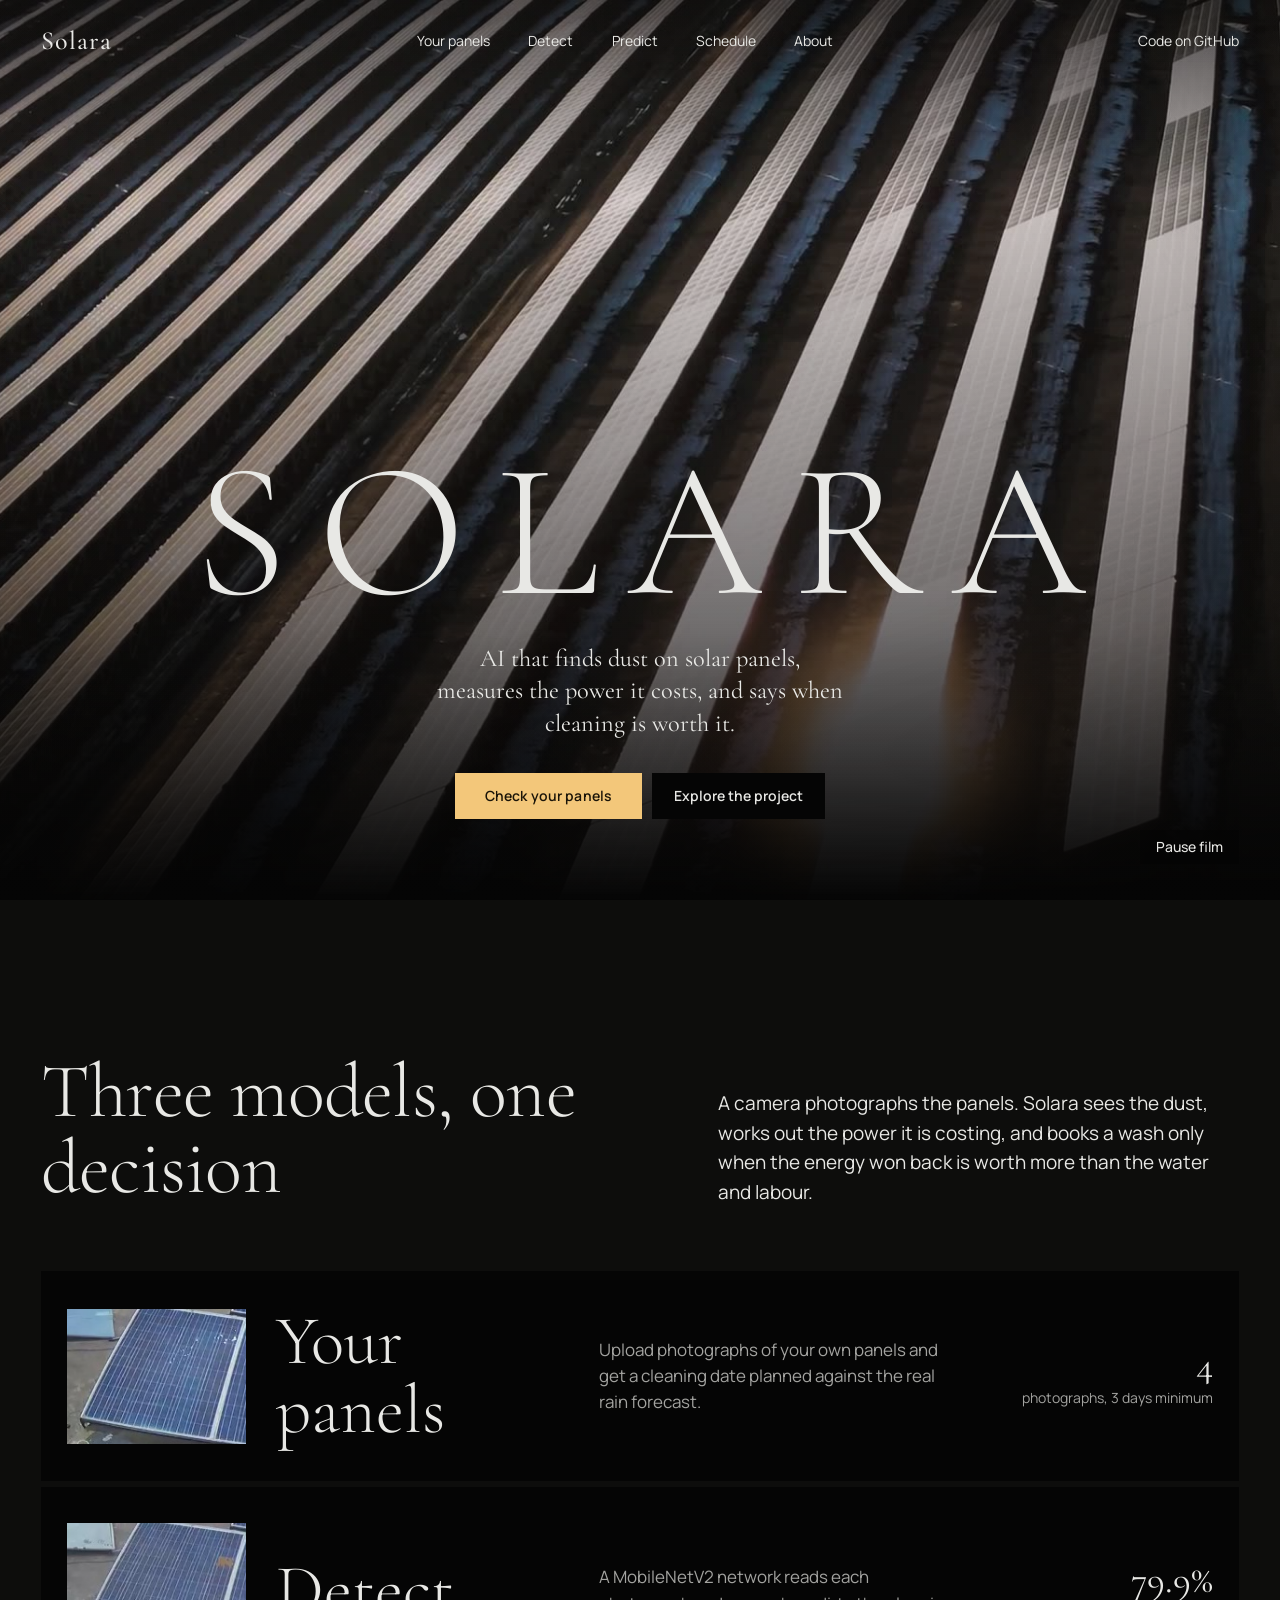
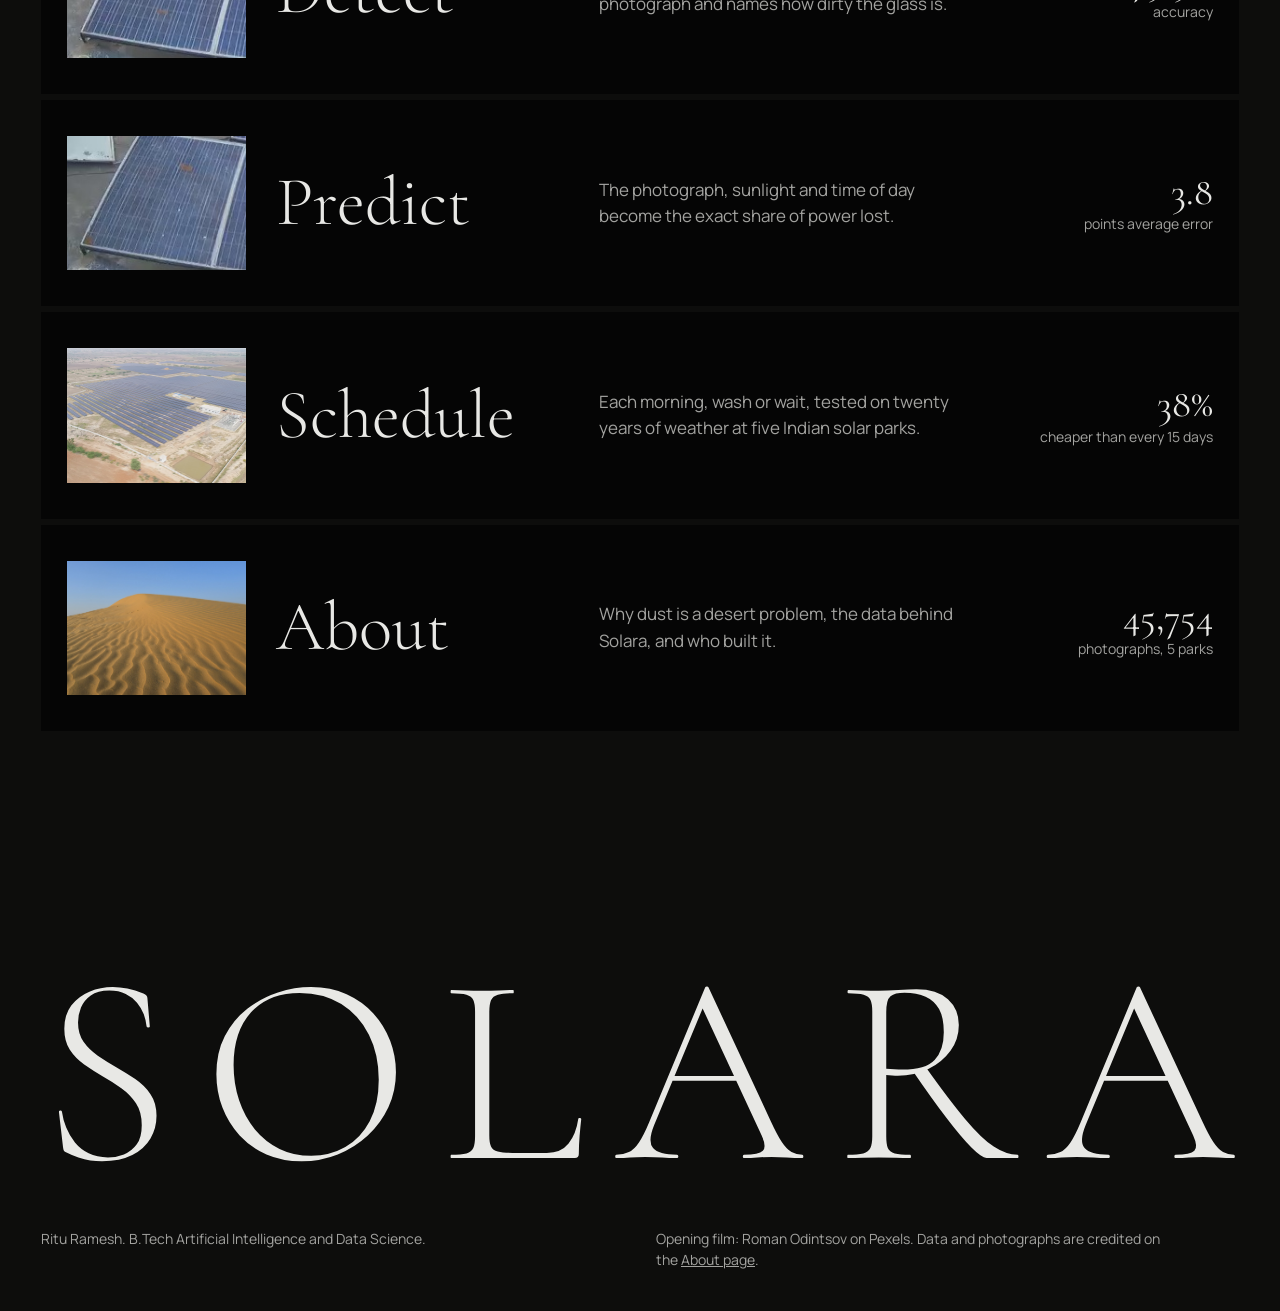
<file: website/index.html>
<!doctype html>
<html lang="en">
<head>
  <meta charset="utf-8">
  <meta name="viewport" content="width=device-width, initial-scale=1">
  <title>Solara: Solar Soiling AI</title>
  <meta name="description" content="Solara detects dust on solar panels, predicts the power it costs and schedules cleaning only when it pays, tested at five Indian solar parks.">
  <meta name="theme-color" content="#050505">
  <link rel="icon" href="assets/favicon.svg" type="image/svg+xml">
  <link rel="preconnect" href="https://fonts.googleapis.com">
  <link rel="preconnect" href="https://fonts.gstatic.com" crossorigin>
  <link href="https://fonts.googleapis.com/css2?family=Cormorant+Garamond:wght@300;400;500&family=Manrope:wght@400;500;600&display=swap" rel="stylesheet">
  <link rel="stylesheet" href="css/style.css">
</head>
<body class="home">
  <header class="bar">
    <a class="wordmark" href="./" aria-current="page">Solara</a>
    <nav aria-label="Pages">
      <a href="analyze.html">Your panels</a>
      <a href="detect.html">Detect</a>
      <a href="predict.html">Predict</a>
      <a href="schedule.html">Schedule</a>
      <a href="about.html">About</a>
    </nav>
    <a class="bar-action" href="https://github.com/ritu-ramesh-dev/solara">Code on GitHub</a>
  </header>

  <main>
    <section class="hero" id="top">
      <div class="hero-media" aria-hidden="true">
        <video class="hero-video" id="hero-video" autoplay muted loop playsinline preload="auto" poster="assets/video/hero-poster.jpg">
          <source src="assets/video/hero-1280.mp4" type="video/mp4" media="(max-width: 900px)">
          <source src="assets/video/hero-1920.mp4" type="video/mp4">
        </video>
      </div>
      <div class="hero-copy">
        <h1 class="title">Solara</h1>
        <p class="lede">AI that finds dust on solar panels, measures the power it costs, and says when cleaning is worth it.</p>
        <div class="hero-actions">
          <a class="button" href="analyze.html">Check your panels</a>
          <a class="ghost hero-ghost" href="#chapters">Explore the project</a>
        </div>
      </div>
      <button class="video-toggle" id="video-toggle" type="button" aria-pressed="false">Pause film</button>
    </section>

    <section class="chapters" id="chapters" aria-labelledby="chapters-title">
      <div class="chapters-head">
        <h2 id="chapters-title">Three models, one decision</h2>
        <p class="section-lede">A camera photographs the panels. Solara sees the dust, works out the power it is costing, and books a wash only when the energy won back is worth more than the water and labour.</p>
      </div>
      <ul class="chapter-list">
        <li>
          <a href="analyze.html">
            <img class="chapter-img" src="assets/demo-panels/2017-06-27_12.jpg" alt="A photograph of a dusty test panel" loading="lazy" width="320" height="240">
            <span class="chapter-name">Your panels</span>
            <span class="chapter-text">Upload photographs of your own panels and get a cleaning date planned against the real rain forecast.</span>
            <span class="chapter-fig"><strong>4</strong> photographs, 3 days minimum</span>
          </a>
        </li>
        <li>
          <a href="detect.html">
            <img class="chapter-img" src="assets/samples/sample_6.jpg" alt="A DeepSolarEye photograph of a dusty test panel" loading="lazy" width="320" height="240">
            <span class="chapter-name">Detect</span>
            <span class="chapter-text">A MobileNetV2 network reads each photograph and names how dirty the glass is.</span>
            <span class="chapter-fig"><strong data-home="accuracy">79.9%</strong> accuracy</span>
          </a>
        </li>
        <li>
          <a href="predict.html">
            <img class="chapter-img" src="assets/predict/photo_3.jpg" alt="A test panel photograph that lost 28% of its power to dust" loading="lazy" width="320" height="240">
            <span class="chapter-name">Predict</span>
            <span class="chapter-text">The photograph, sunlight and time of day become the exact share of power lost.</span>
            <span class="chapter-fig"><strong data-home="mae">3.8</strong> points average error</span>
          </a>
        </li>
        <li>
          <a href="schedule.html">
            <img class="chapter-img" src="assets/karnataka-solar-plant.jpg" alt="Rows of solar panels at a solar plant in Karnataka, seen from the air" loading="lazy" width="320" height="240">
            <span class="chapter-name">Schedule</span>
            <span class="chapter-text">Each morning, wash or wait, tested on twenty years of weather at five Indian solar parks.</span>
            <span class="chapter-fig"><strong data-home="saving">38%</strong> cheaper than every 15 days</span>
          </a>
        </li>
        <li>
          <a href="about.html">
            <img class="chapter-img" src="assets/thar-dunes.jpg" alt="Wind-rippled sand dunes in the Thar desert" loading="lazy" width="320" height="240">
            <span class="chapter-name">About</span>
            <span class="chapter-text">Why dust is a desert problem, the data behind Solara, and who built it.</span>
            <span class="chapter-fig"><strong>45,754</strong> photographs, 5 parks</span>
          </a>
        </li>
      </ul>
    </section>
  </main>

  <footer class="close">
    <p class="close-name" aria-hidden="true">Solara</p>
    <div class="close-meta">
      <p>Ritu Ramesh. B.Tech Artificial Intelligence and Data Science.</p>
      <p>Opening film: Roman Odintsov on Pexels. Data and photographs are credited on the <a href="about.html#credits">About page</a>.</p>
    </div>
  </footer>

  <script type="module" src="js/home.js"></script>
</body>
</html>
</file>
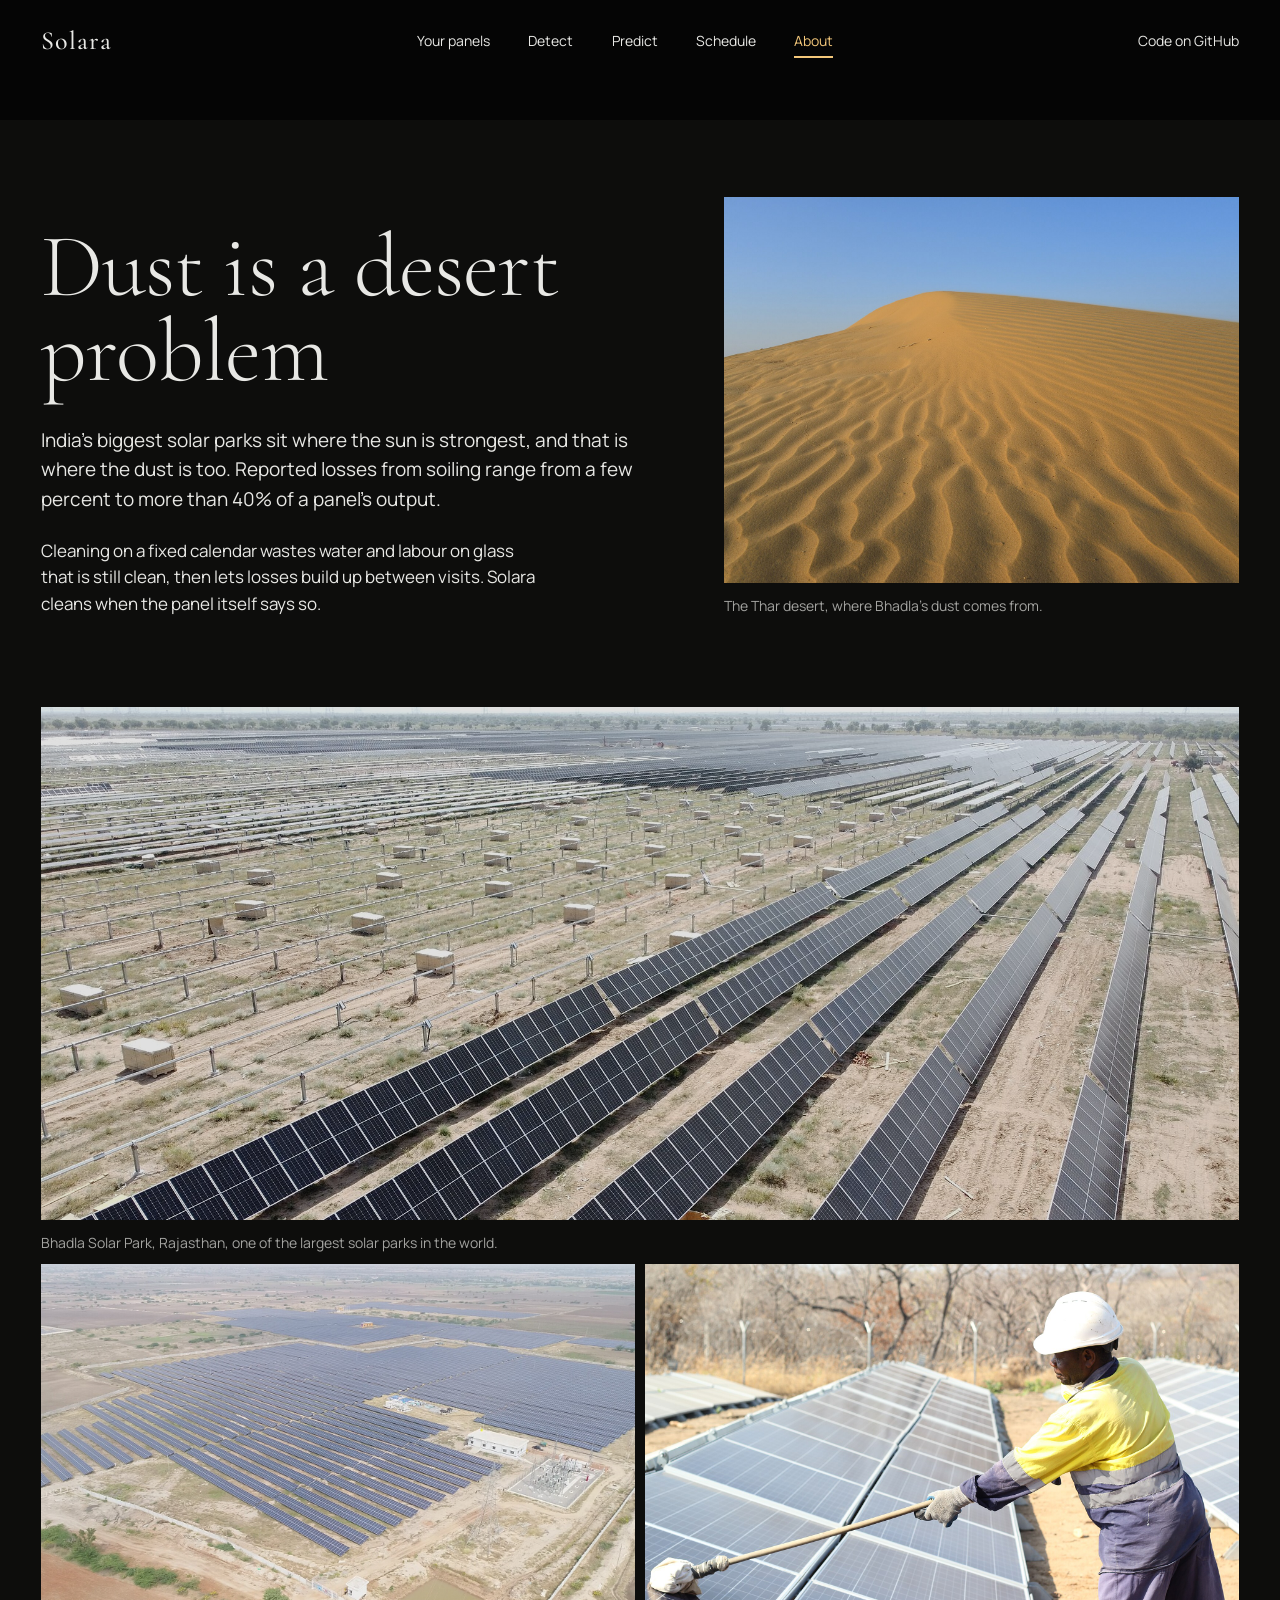
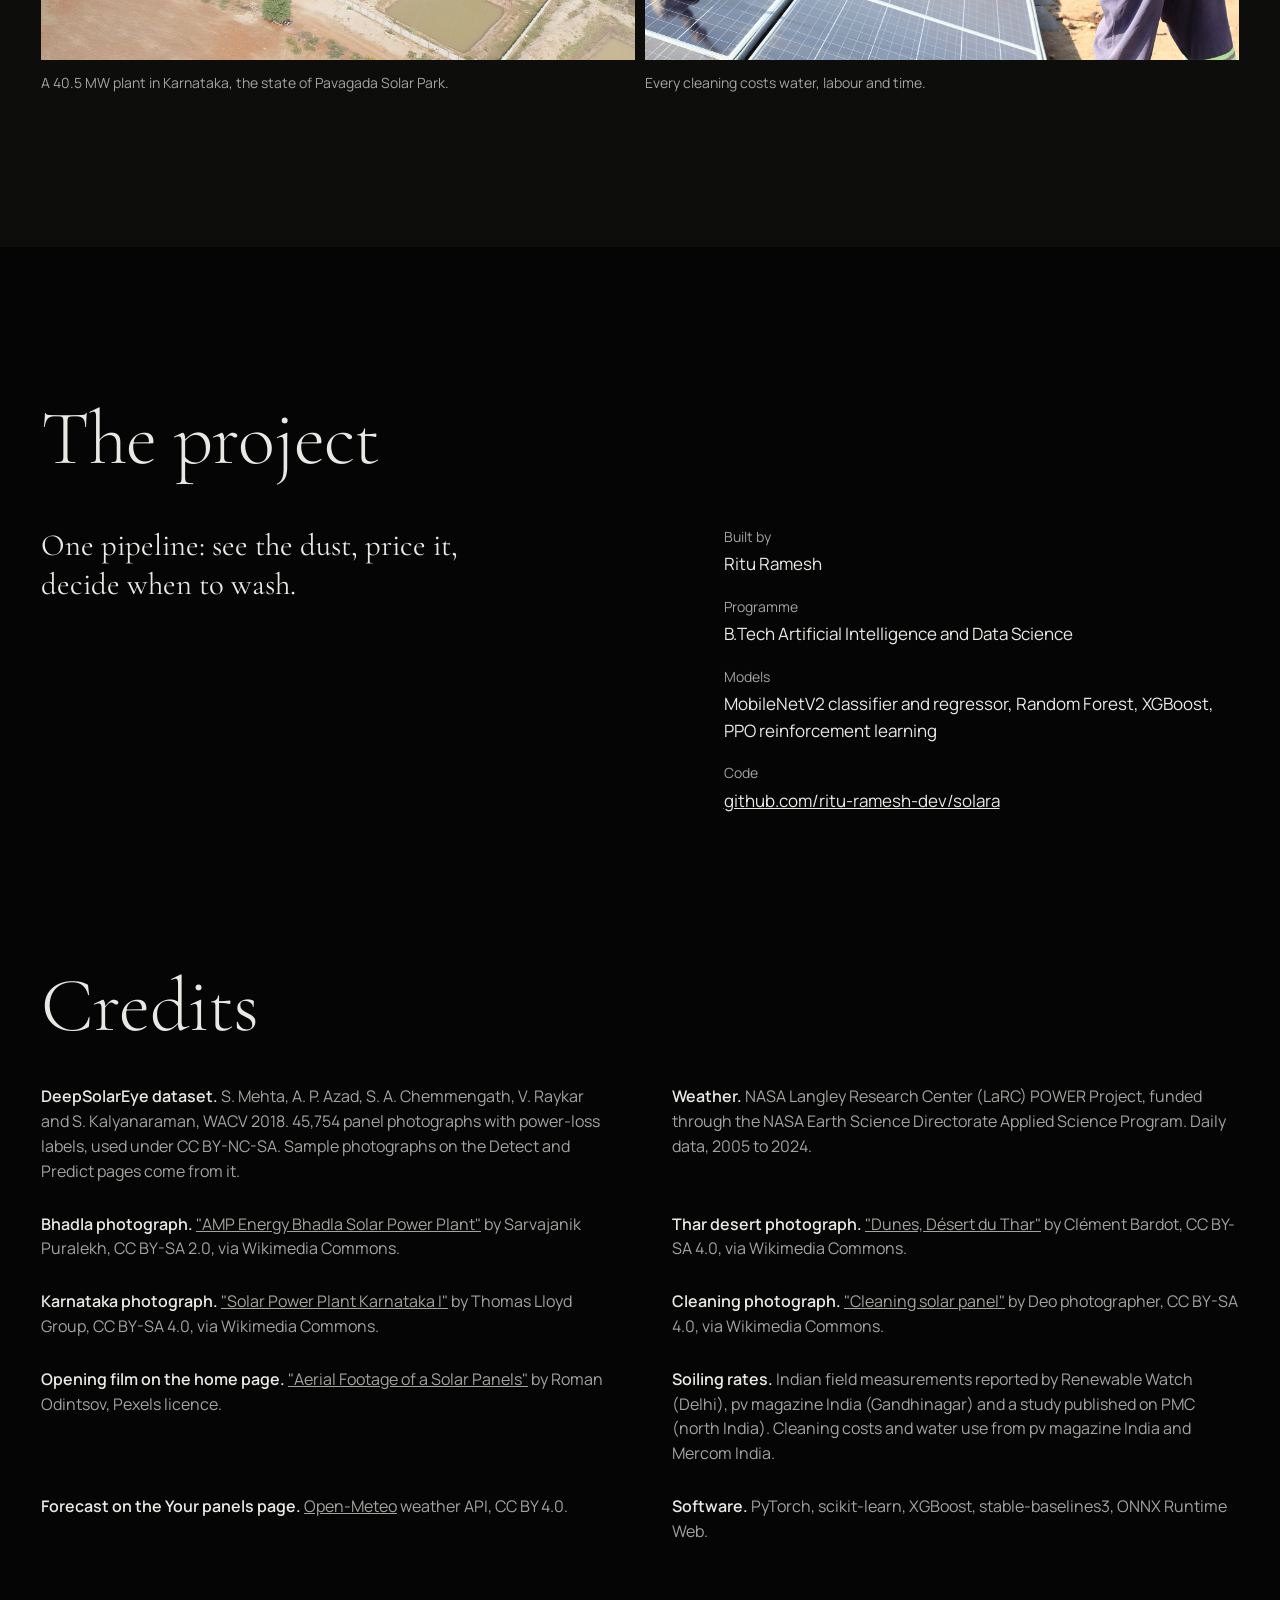
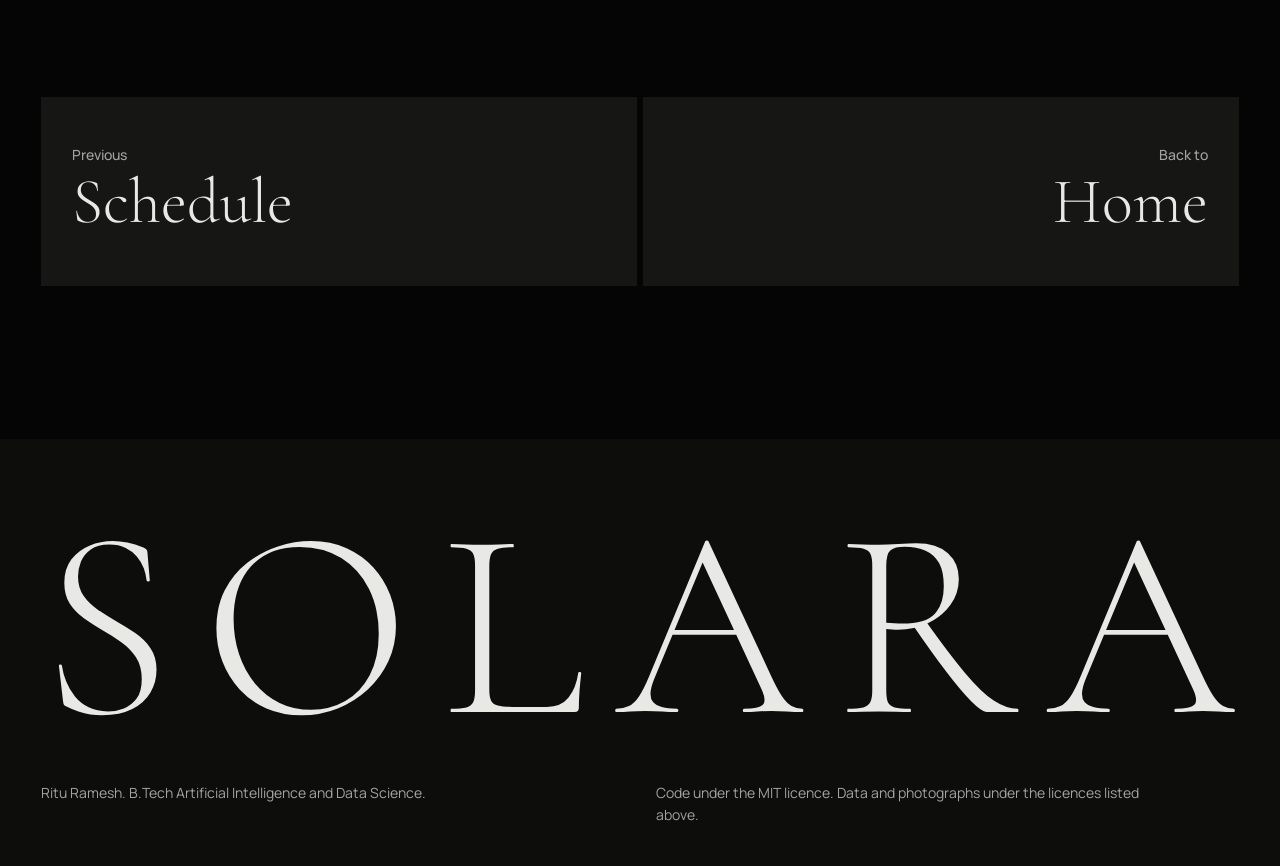
<file: website/about.html>
<!doctype html>
<html lang="en">
<head>
  <meta charset="utf-8">
  <meta name="viewport" content="width=device-width, initial-scale=1">
  <title>About: Solara</title>
  <meta name="description" content="Why dust on solar panels matters in India, the data behind Solara, and who built it.">
  <meta name="theme-color" content="#050505">
  <link rel="icon" href="assets/favicon.svg" type="image/svg+xml">
  <link rel="preconnect" href="https://fonts.googleapis.com">
  <link rel="preconnect" href="https://fonts.gstatic.com" crossorigin>
  <link href="https://fonts.googleapis.com/css2?family=Cormorant+Garamond:wght@300;400;500&family=Manrope:wght@400;500;600&display=swap" rel="stylesheet">
  <link rel="stylesheet" href="css/style.css">
</head>
<body class="page">
  <header class="bar">
    <a class="wordmark" href="./">Solara</a>
    <nav aria-label="Pages">
      <a href="analyze.html">Your panels</a>
      <a href="detect.html">Detect</a>
      <a href="predict.html">Predict</a>
      <a href="schedule.html">Schedule</a>
      <a href="about.html" aria-current="page">About</a>
    </nav>
    <a class="bar-action" href="https://github.com/ritu-ramesh-dev/solara">Code on GitHub</a>
  </header>

  <main>
    <section class="why" id="why" aria-labelledby="why-title">
      <div class="why-body">
        <div class="why-copy">
          <h1 id="why-title">Dust is a desert problem</h1>
          <p>India's biggest solar parks sit where the sun is strongest, and that is where the dust is too. Reported losses from soiling range from a few percent to more than 40% of a panel's output.</p>
          <p>Cleaning on a fixed calendar wastes water and labour on glass that is still clean, then lets losses build up between visits. Solara cleans when the panel itself says so.</p>
        </div>
        <figure class="why-side">
          <img src="assets/thar-dunes.jpg" alt="Wind-rippled sand dunes under a clear sky in the Thar desert" width="1920" height="1238">
          <figcaption>The Thar desert, where Bhadla's dust comes from.</figcaption>
        </figure>
      </div>
      <figure class="why-wide">
        <img src="assets/bhadla-solar-park.jpg" alt="Long rows of solar panels on sandy ground at Bhadla Solar Park, Rajasthan, seen from a drone" width="1920" height="1080" loading="lazy">
        <figcaption>Bhadla Solar Park, Rajasthan, one of the largest solar parks in the world.</figcaption>
      </figure>
      <div class="why-pair">
        <figure>
          <img src="assets/karnataka-solar-plant.jpg" alt="A solar plant among farmland in Karnataka, seen from the air" width="1920" height="1080" loading="lazy">
          <figcaption>A 40.5 MW plant in Karnataka, the state of Pavagada Solar Park.</figcaption>
        </figure>
        <figure>
          <img src="assets/cleaning-panels.jpg" alt="A worker in a hard hat cleaning a row of solar panels with a long-handled mop" width="1920" height="1280" loading="lazy">
          <figcaption>Every cleaning costs water, labour and time.</figcaption>
        </figure>
      </div>
    </section>

    <section class="project" aria-labelledby="project-title">
      <h2 id="project-title">The project</h2>
      <div class="project-grid">
        <p class="project-statement">One pipeline: see the dust, price it, decide when to wash.</p>
        <dl class="facts">
          <div><dt>Built by</dt><dd>Ritu Ramesh</dd></div>
          <div><dt>Programme</dt><dd>B.Tech Artificial Intelligence and Data Science</dd></div>
          <div><dt>Models</dt><dd>MobileNetV2 classifier and regressor, Random Forest, XGBoost, PPO reinforcement learning</dd></div>
          <div><dt>Code</dt><dd><a href="https://github.com/ritu-ramesh-dev/solara">github.com/ritu-ramesh-dev/solara</a></dd></div>
        </dl>
      </div>
    </section>

    <section class="credits" id="credits" aria-labelledby="credits-title">
      <h2 id="credits-title">Credits</h2>
      <ul class="credit-list">
        <li><strong>DeepSolarEye dataset.</strong> S. Mehta, A. P. Azad, S. A. Chemmengath, V. Raykar and S. Kalyanaraman, WACV 2018. 45,754 panel photographs with power-loss labels, used under CC BY-NC-SA. Sample photographs on the Detect and Predict pages come from it.</li>
        <li><strong>Weather.</strong> NASA Langley Research Center (LaRC) POWER Project, funded through the NASA Earth Science Directorate Applied Science Program. Daily data, 2005 to 2024.</li>
        <li><strong>Bhadla photograph.</strong> <a href="https://commons.wikimedia.org/wiki/File:AMP_Energy_Bhadla_Solar_Power_Plant_-_53700156579.jpg">"AMP Energy Bhadla Solar Power Plant"</a> by Sarvajanik Puralekh, CC BY-SA 2.0, via Wikimedia Commons.</li>
        <li><strong>Thar desert photograph.</strong> <a href="https://commons.wikimedia.org/wiki/File:Dunes,_D%C3%A9sert_du_Thar.jpg">"Dunes, Désert du Thar"</a> by Clément Bardot, CC BY-SA 4.0, via Wikimedia Commons.</li>
        <li><strong>Karnataka photograph.</strong> <a href="https://commons.wikimedia.org/wiki/File:Solar_Power_Plant_Karnataka_I_in_state_of_Karnataka,_India,_40.5-MWp_DCb.jpg">"Solar Power Plant Karnataka I"</a> by Thomas Lloyd Group, CC BY-SA 4.0, via Wikimedia Commons.</li>
        <li><strong>Cleaning photograph.</strong> <a href="https://commons.wikimedia.org/wiki/File:Cleaning_solar_panel.jpg">"Cleaning solar panel"</a> by Deo photographer, CC BY-SA 4.0, via Wikimedia Commons.</li>
        <li><strong>Opening film on the home page.</strong> <a href="https://www.pexels.com/video/aerial-footage-of-a-solar-panels-7038597/">"Aerial Footage of a Solar Panels"</a> by Roman Odintsov, Pexels licence.</li>
        <li><strong>Soiling rates.</strong> Indian field measurements reported by Renewable Watch (Delhi), pv magazine India (Gandhinagar) and a study published on PMC (north India). Cleaning costs and water use from pv magazine India and Mercom India.</li>
        <li><strong>Forecast on the Your panels page.</strong> <a href="https://open-meteo.com/">Open-Meteo</a> weather API, CC BY 4.0.</li>
        <li><strong>Software.</strong> PyTorch, scikit-learn, XGBoost, stable-baselines3, ONNX Runtime Web.</li>
      </ul>
    </section>

    <nav class="pager" aria-label="Chapters">
      <a href="schedule.html" class="pager-prev" data-label="Previous">Schedule</a>
      <a href="./" class="pager-next" data-label="Back to">Home</a>
    </nav>
  </main>

  <footer class="close">
    <p class="close-name" aria-hidden="true">Solara</p>
    <div class="close-meta">
      <p>Ritu Ramesh. B.Tech Artificial Intelligence and Data Science.</p>
      <p>Code under the MIT licence. Data and photographs under the licences listed above.</p>
    </div>
  </footer>

  <script type="module" src="js/site.js"></script>
</body>
</html>
</file>
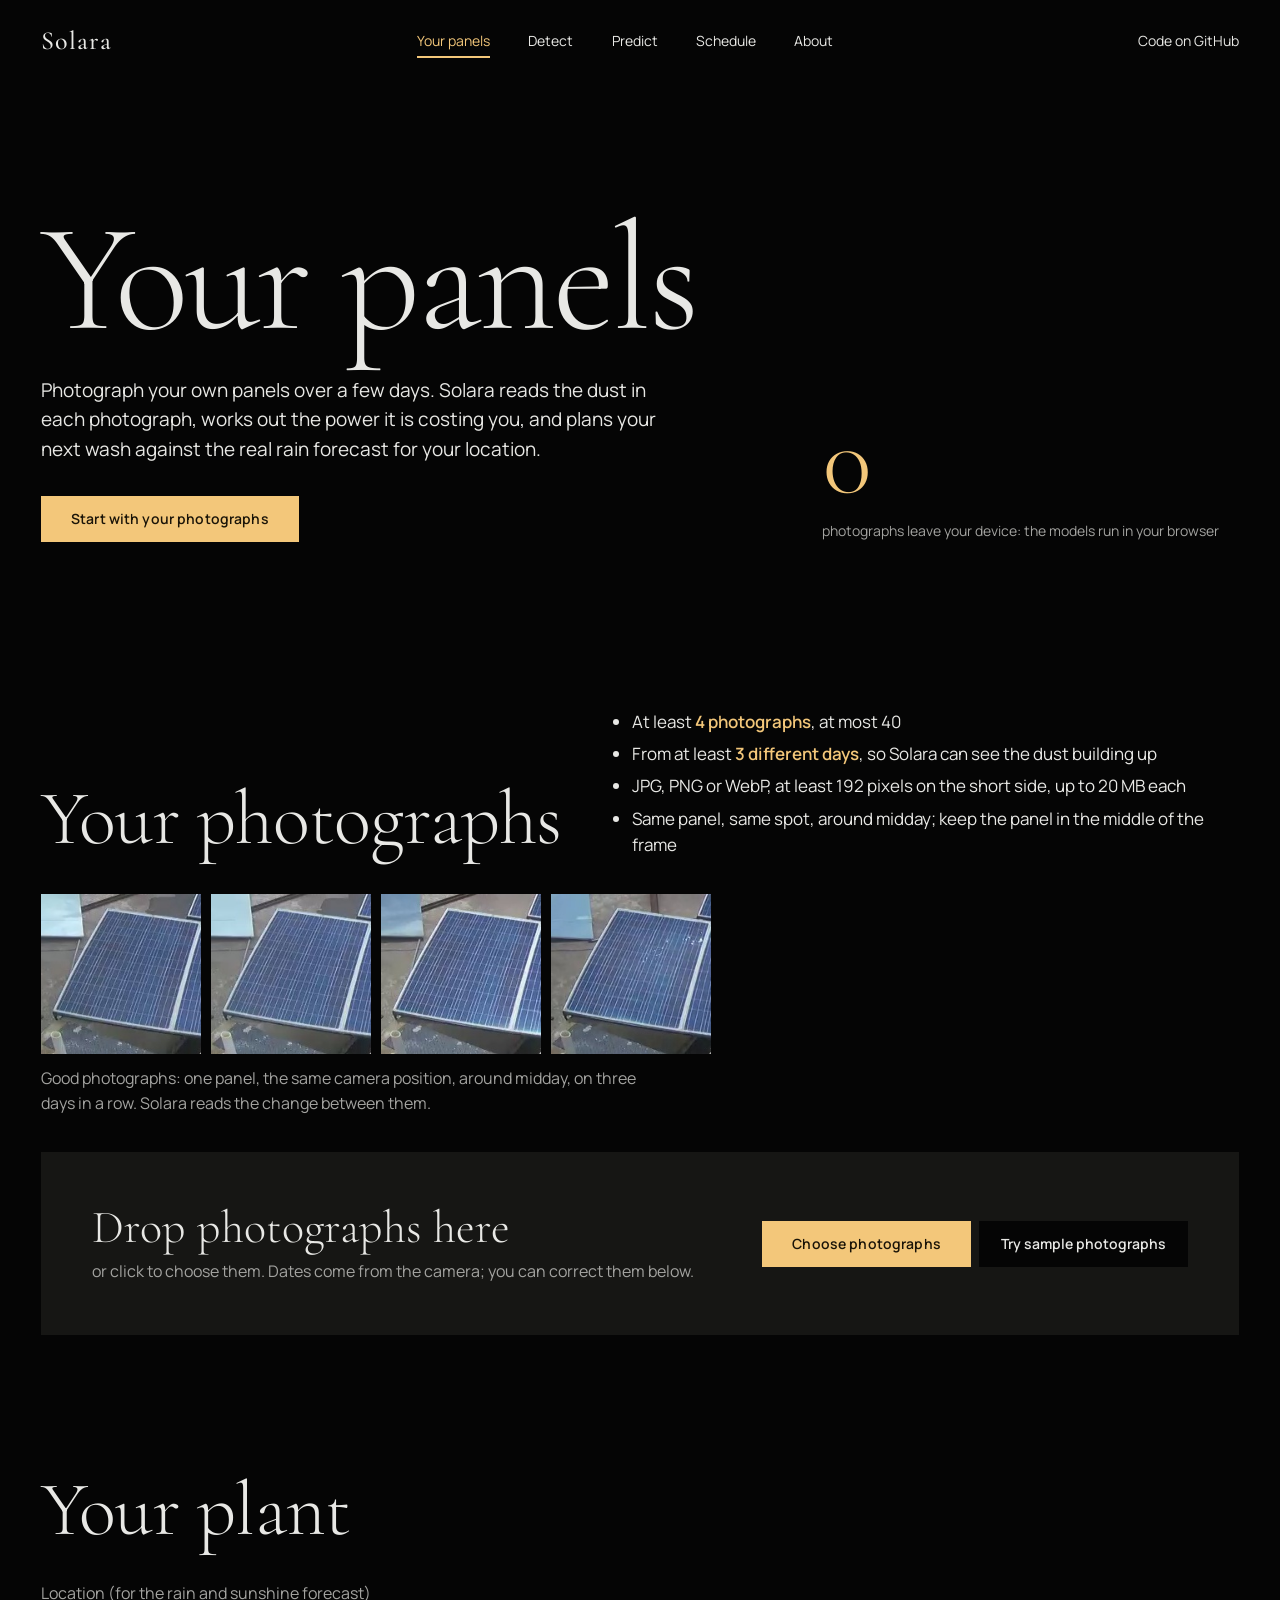
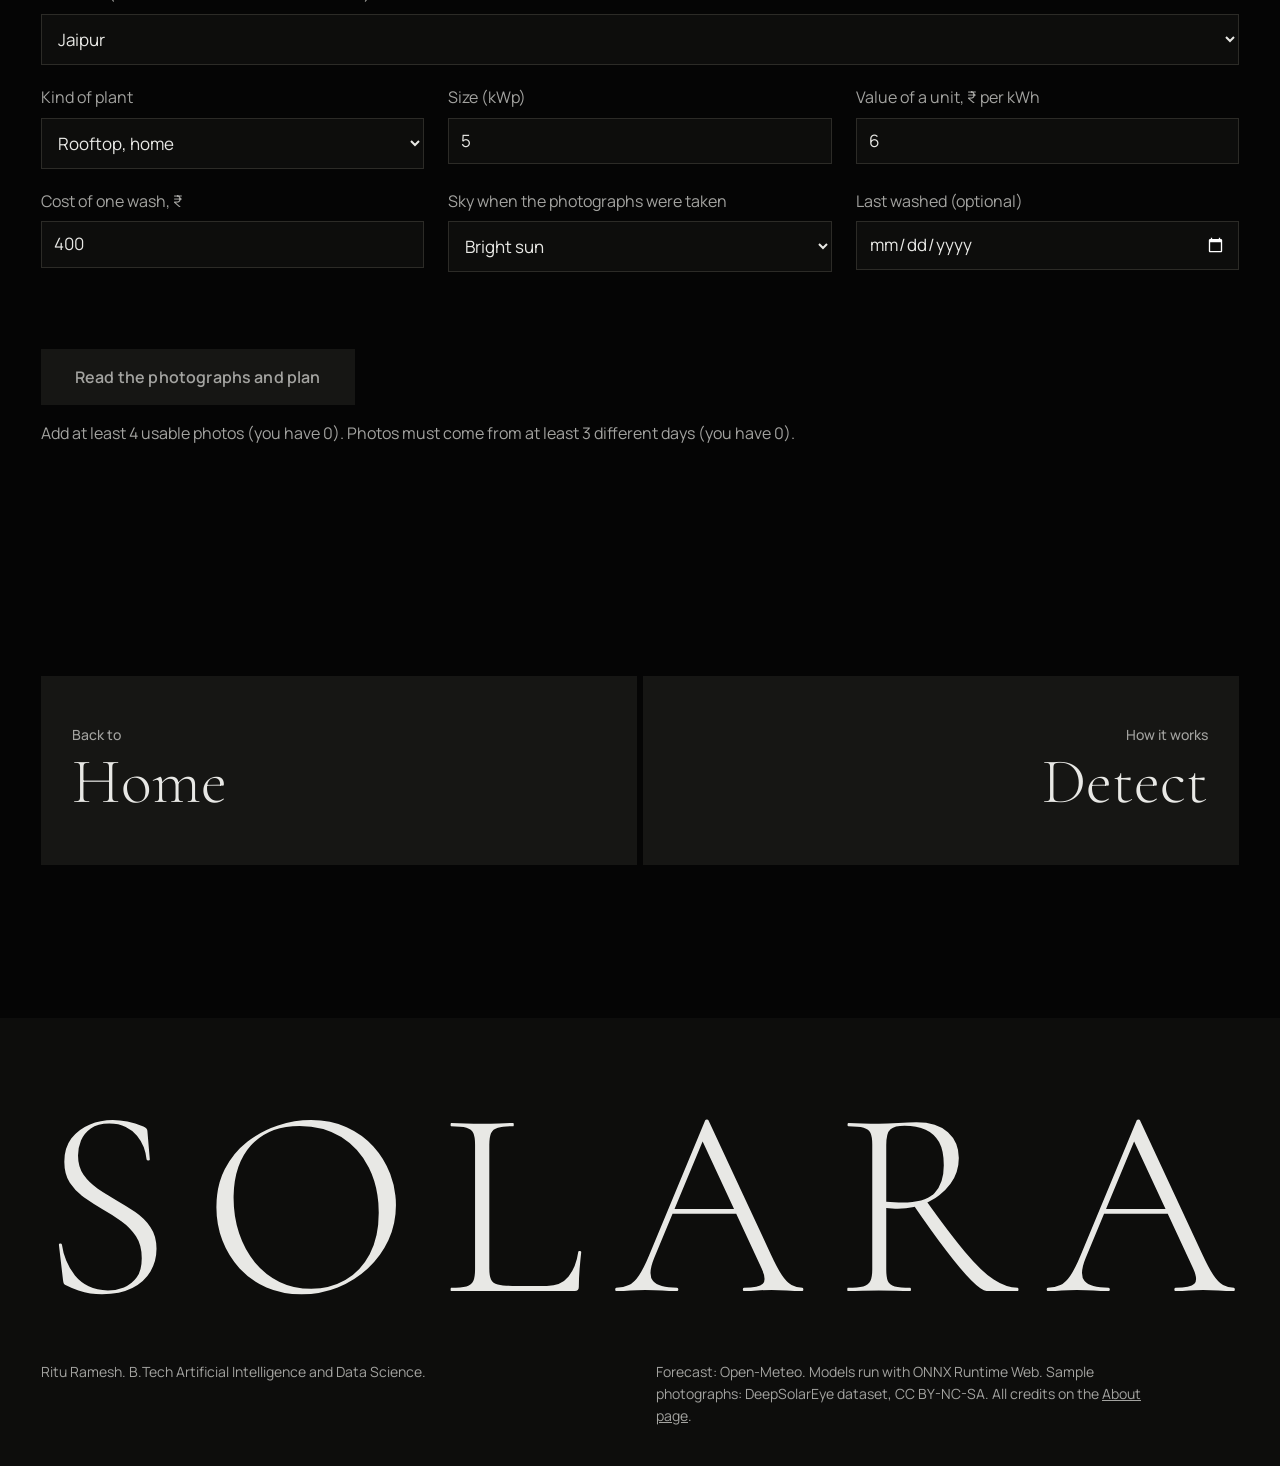
<file: website/analyze.html>
<!doctype html>
<html lang="en">
<head>
  <meta charset="utf-8">
  <meta name="viewport" content="width=device-width, initial-scale=1">
  <title>Your panels: Solara</title>
  <meta name="description" content="Upload photographs of your own solar panels: Solara reads the dust in each one, measures the power it costs and plans your next wash against the real rain forecast.">
  <meta name="theme-color" content="#050505">
  <link rel="icon" href="assets/favicon.svg" type="image/svg+xml">
  <link rel="preconnect" href="https://fonts.googleapis.com">
  <link rel="preconnect" href="https://fonts.gstatic.com" crossorigin>
  <link href="https://fonts.googleapis.com/css2?family=Cormorant+Garamond:wght@300;400;500&family=Manrope:wght@400;500;600&display=swap" rel="stylesheet">
  <link rel="stylesheet" href="css/style.css">
</head>
<body class="page">
  <header class="bar">
    <a class="wordmark" href="./">Solara</a>
    <nav aria-label="Pages">
      <a href="analyze.html" aria-current="page">Your panels</a>
      <a href="detect.html">Detect</a>
      <a href="predict.html">Predict</a>
      <a href="schedule.html">Schedule</a>
      <a href="about.html">About</a>
    </nav>
    <a class="bar-action" href="https://github.com/ritu-ramesh-dev/solara">Code on GitHub</a>
  </header>

  <main>
    <header class="page-head">
      <div>
        <h1>Your panels</h1>
        <p class="section-lede">Photograph your own panels over a few days. Solara reads the dust in each photograph, works out the power it is costing you, and plans your next wash against the real rain forecast for your location.</p>
        <a class="button page-action" href="#step-photos">Start with your photographs</a>
      </div>
      <p class="page-fig"><span class="fig-num">0</span> <span class="fig-label">photographs leave your device: the models run in your browser</span></p>
    </header>

    <form class="tool" id="tool" novalidate>
      <section class="tool-step" aria-labelledby="step-photos">
        <div class="step-head">
          <h2 id="step-photos">Your photographs</h2>
          <ul class="rules" id="rules">
            <li>At least <strong>4 photographs</strong>, at most 40</li>
            <li>From at least <strong>3 different days</strong>, so Solara can see the dust building up</li>
            <li>JPG, PNG or WebP, at least 192 pixels on the short side, up to 20 MB each</li>
            <li>Same panel, same spot, around midday; keep the panel in the middle of the frame</li>
          </ul>
        </div>
        <figure class="examples">
          <div class="example-row">
            <img src="assets/demo-panels/2017-06-25_10.jpg" alt="Panel photographed in the morning, almost clean" width="192" height="192" loading="lazy">
            <img src="assets/demo-panels/2017-06-25_12.jpg" alt="The same panel at midday the same day" width="192" height="192" loading="lazy">
            <img src="assets/demo-panels/2017-06-26_12.jpg" alt="The same panel from the same spot a day later" width="192" height="192" loading="lazy">
            <img src="assets/demo-panels/2017-06-27_12.jpg" alt="The same panel from the same spot two days later, dustier" width="192" height="192" loading="lazy">
          </div>
          <figcaption>Good photographs: one panel, the same camera position, around midday, on three days in a row. Solara reads the change between them.</figcaption>
        </figure>

        <div class="drop" id="drop">
          <input type="file" id="files" accept="image/jpeg,image/png,image/webp" multiple class="visually-hidden">
          <label for="files" class="drop-label">
            <span class="drop-title">Drop photographs here</span>
            <span class="drop-sub">or click to choose them. Dates come from the camera; you can correct them below.</span>
          </label>
          <div class="drop-actions">
            <button type="button" class="button" id="pick">Choose photographs</button>
            <button type="button" class="ghost" id="demo">Try sample photographs</button>
            <button type="button" class="ghost" id="clear" hidden>Remove all</button>
          </div>
        </div>
        <p class="status-line" id="photo-status" role="status" aria-live="polite"></p>
        <ul class="thumbs" id="thumbs"></ul>
      </section>

      <section class="tool-step" aria-labelledby="step-plant">
        <h2 id="step-plant">Your plant</h2>
        <div class="fields">
          <label class="field field-wide">
            <span>Location (for the rain and sunshine forecast)</span>
            <select id="place"></select>
          </label>
          <div class="field field-wide coords" id="coords" hidden>
            <label><span>Latitude</span><input id="lat" type="number" step="0.01" min="-90" max="90" inputmode="decimal"></label>
            <label><span>Longitude</span><input id="lon" type="number" step="0.01" min="-180" max="180" inputmode="decimal"></label>
            <button type="button" class="ghost" id="locate">Use my location</button>
          </div>
          <label class="field">
            <span>Kind of plant</span>
            <select id="preset">
              <option value="rooftop">Rooftop, home</option>
              <option value="commercial">Rooftop, commercial</option>
              <option value="utility">Utility solar park</option>
            </select>
          </label>
          <label class="field"><span>Size (kWp)</span><input id="kwp" type="number" min="0.5" max="2000000" step="0.5" required></label>
          <label class="field"><span>Value of a unit, ₹ per kWh</span><input id="tariff" type="number" min="0.5" max="50" step="0.1" required></label>
          <label class="field"><span>Cost of one wash, ₹</span><input id="wash" type="number" min="1" max="10000000" step="1" required></label>
          <label class="field">
            <span>Sky when the photographs were taken</span>
            <select id="sky">
              <option value="bright">Bright sun</option>
              <option value="hazy">Hazy or thin cloud</option>
              <option value="overcast">Overcast</option>
            </select>
          </label>
          <label class="field"><span>Last washed (optional)</span><input id="lastwash" type="date"></label>
        </div>
      </section>

      <div class="run">
        <button type="submit" class="button run-button" id="run" disabled>Read the photographs and plan</button>
        <p class="status-line" id="run-status" role="status" aria-live="polite">Add your photographs to begin.</p>
        <div class="progress" id="progress" hidden><span id="progress-bar"></span></div>
      </div>
    </form>

    <section class="report" id="report" aria-labelledby="report-title" hidden>
      <div class="report-head">
        <h2 id="report-title">Your schedule</h2>
        <p class="verdict" id="verdict"></p>
        <p class="section-lede" id="verdict-why"></p>
      </div>
      <div class="report-figures" id="report-figures"></div>
      <figure class="timeline plan-chart">
        <svg id="plan-chart" viewBox="0 0 760 330" role="img" aria-labelledby="plan-caption"></svg>
        <figcaption id="plan-caption"></figcaption>
      </figure>
      <div class="report-grid">
        <table class="models readings">
          <caption>What Solara read in each photograph</caption>
          <thead><tr><th scope="col">Photograph</th><th scope="col">Taken</th><th scope="col">Soiling</th><th scope="col">Power lost</th></tr></thead>
          <tbody id="readings-body"></tbody>
        </table>
        <div class="report-side">
          <h3>Next 60 days, per plan</h3>
          <table class="models compare" id="compare"></table>
          <div class="report-actions">
            <button type="button" class="button" id="csv">Download report (CSV)</button>
            <button type="button" class="ghost" id="print">Print or save as PDF</button>
          </div>
          <p class="note" id="caveat">The networks learned from 45,754 photographs of one panel under a fixed camera (DeepSolarEye). On other panels and cameras the readings are an estimate: keep the camera position the same from day to day, because Solara relies most on how the dust changes, not on any single photograph.</p>
        </div>
      </div>
    </section>

    <nav class="pager" aria-label="Chapters">
      <a href="./" class="pager-prev" data-label="Back to">Home</a>
      <a href="detect.html" class="pager-next" data-label="How it works">Detect</a>
    </nav>
  </main>

  <footer class="close">
    <p class="close-name" aria-hidden="true">Solara</p>
    <div class="close-meta">
      <p>Ritu Ramesh. B.Tech Artificial Intelligence and Data Science.</p>
      <p>Forecast: Open-Meteo. Models run with ONNX Runtime Web. Sample photographs: DeepSolarEye dataset, CC BY-NC-SA. All credits on the <a href="about.html#credits">About page</a>.</p>
    </div>
  </footer>

  <script type="module" src="js/panels.js"></script>
</body>
</html>
</file>
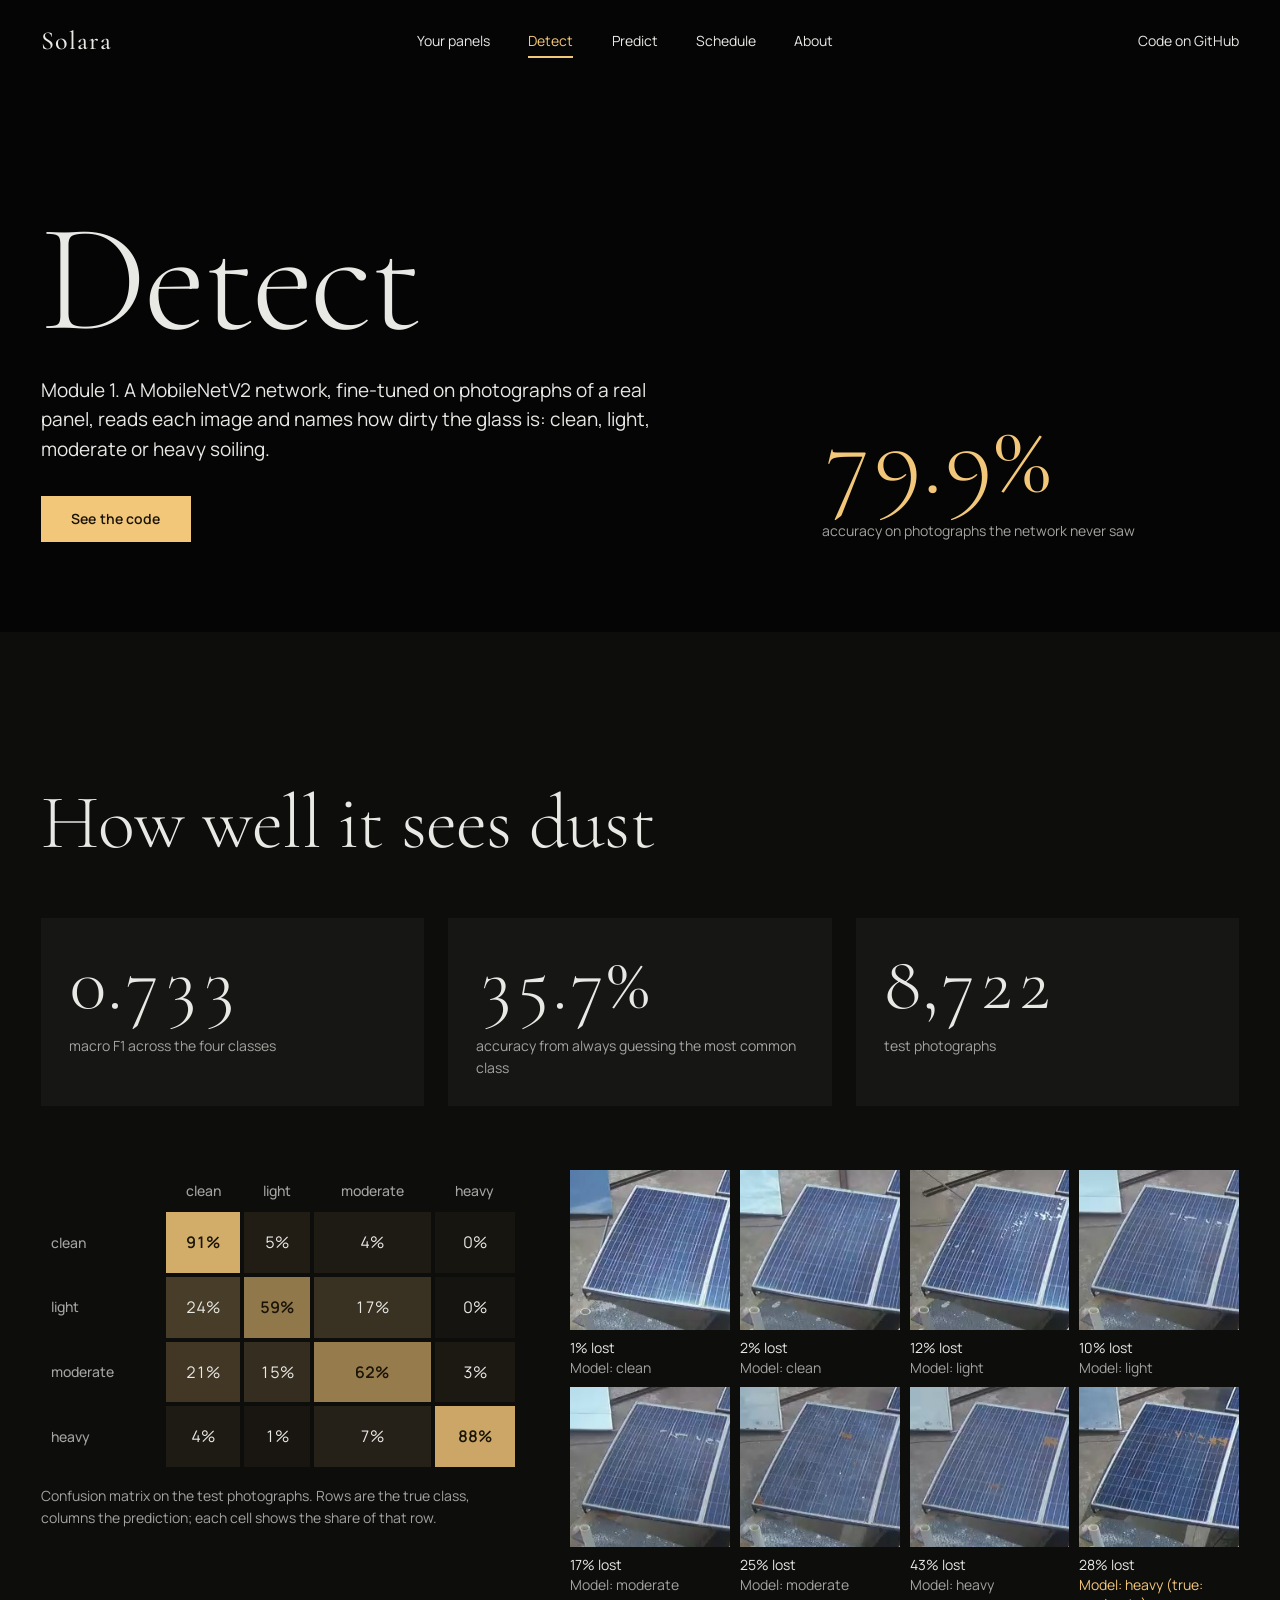
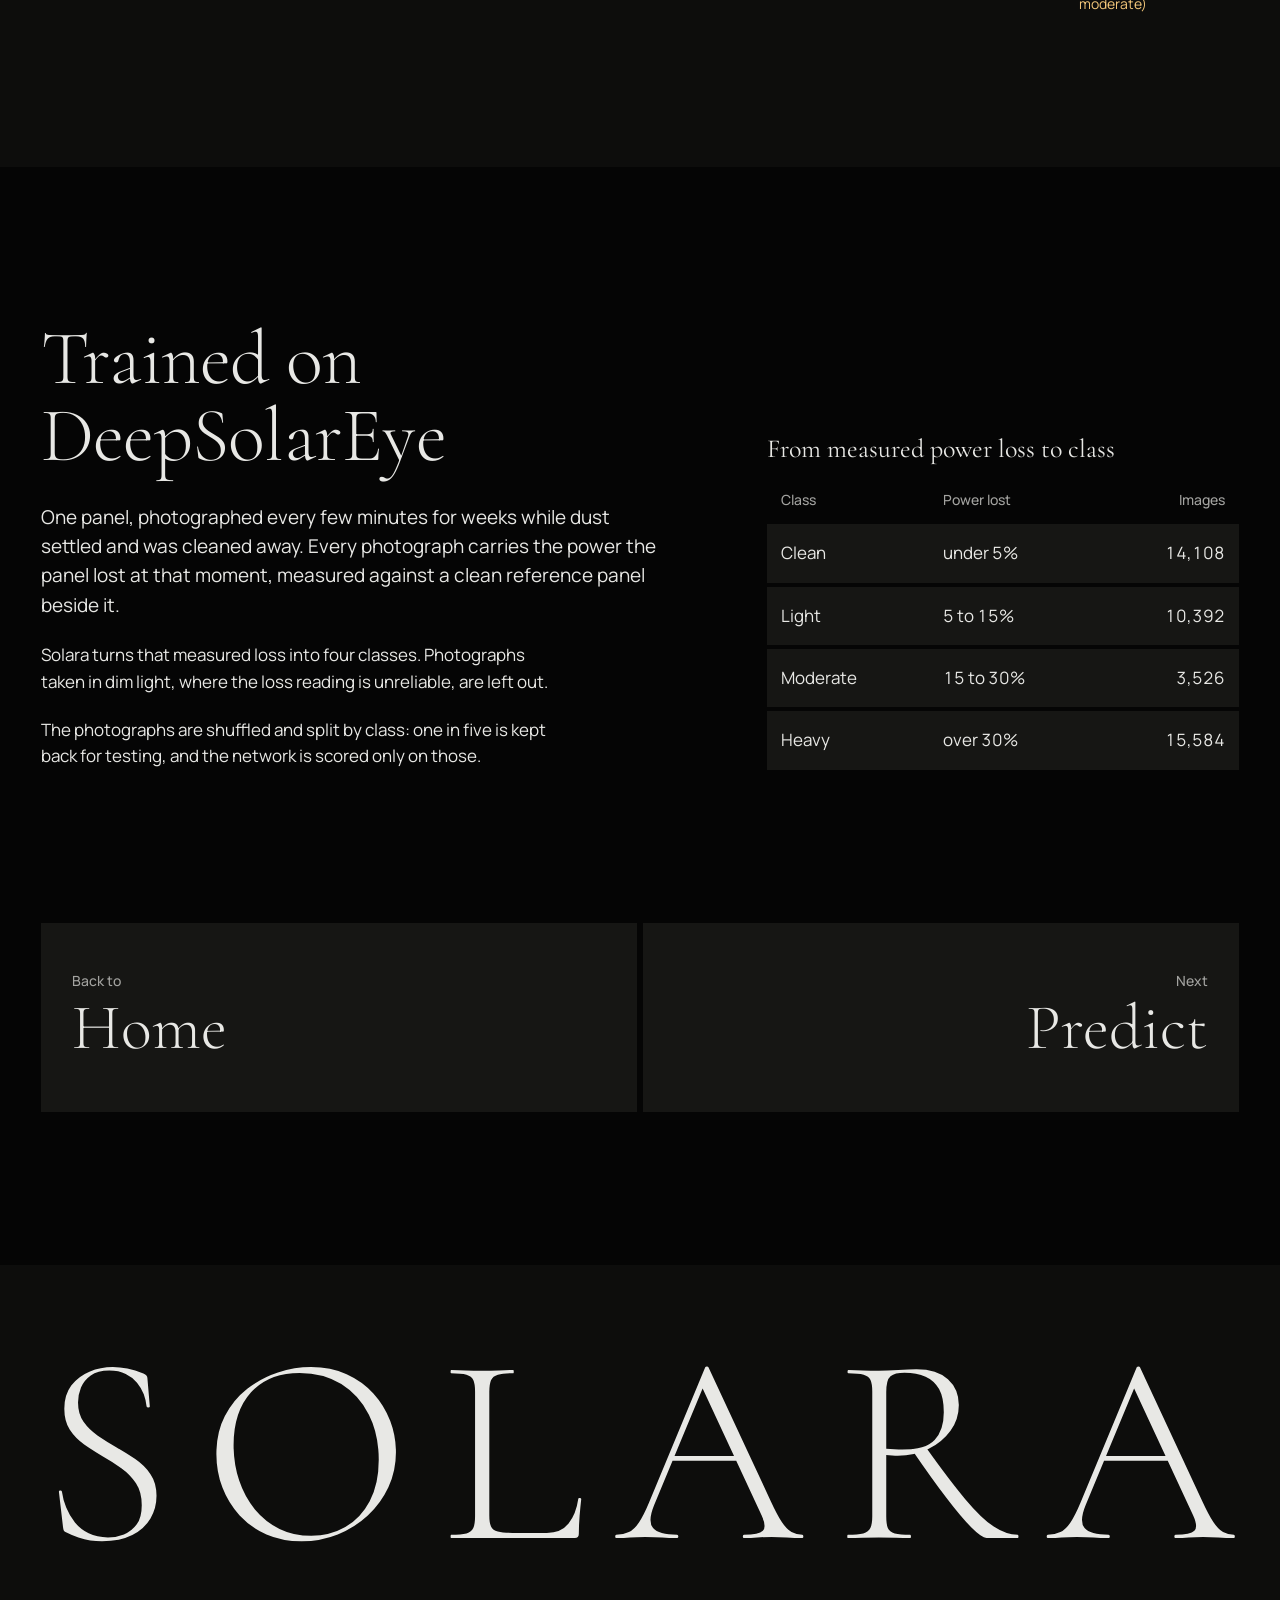
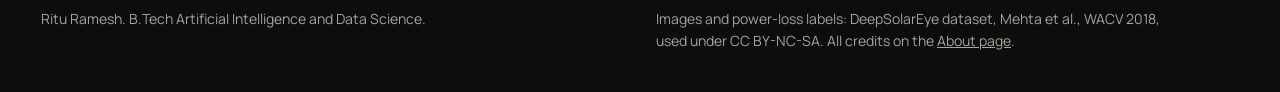
<file: website/detect.html>
<!doctype html>
<html lang="en">
<head>
  <meta charset="utf-8">
  <meta name="viewport" content="width=device-width, initial-scale=1">
  <title>Detect: Solara</title>
  <meta name="description" content="Module 1 of Solara: a MobileNetV2 network that classifies soiling on solar panels from photographs.">
  <meta name="theme-color" content="#050505">
  <link rel="icon" href="assets/favicon.svg" type="image/svg+xml">
  <link rel="preconnect" href="https://fonts.googleapis.com">
  <link rel="preconnect" href="https://fonts.gstatic.com" crossorigin>
  <link href="https://fonts.googleapis.com/css2?family=Cormorant+Garamond:wght@300;400;500&family=Manrope:wght@400;500;600&display=swap" rel="stylesheet">
  <link rel="stylesheet" href="css/style.css">
</head>
<body class="page">
  <header class="bar">
    <a class="wordmark" href="./">Solara</a>
    <nav aria-label="Pages">
      <a href="analyze.html">Your panels</a>
      <a href="detect.html" aria-current="page">Detect</a>
      <a href="predict.html">Predict</a>
      <a href="schedule.html">Schedule</a>
      <a href="about.html">About</a>
    </nav>
    <a class="bar-action" href="https://github.com/ritu-ramesh-dev/solara">Code on GitHub</a>
  </header>

  <main>
    <header class="page-head">
      <div>
        <h1>Detect</h1>
        <p class="section-lede" id="results-lede">Module 1. A MobileNetV2 network, fine-tuned on photographs of a real panel, reads each image and names how dirty the glass is: clean, light, moderate or heavy soiling.</p>
        <a class="button page-action" href="https://github.com/ritu-ramesh-dev/solara/tree/main/module1_detection">See the code</a>
      </div>
      <p class="page-fig"><span class="fig-num" data-metric="accuracy">–</span> <span class="fig-label">accuracy on photographs the network never saw</span></p>
    </header>

    <section class="results" id="results" aria-labelledby="results-title">
      <h2 id="results-title">How well it sees dust</h2>
      <div class="figures" id="figures">
        <p><span class="fig-num" data-metric="macro_f1">–</span> <span class="fig-label">macro F1 across the four classes</span></p>
        <p><span class="fig-num" data-metric="baseline">–</span> <span class="fig-label">accuracy from always guessing the most common class</span></p>
        <p><span class="fig-num" data-metric="test_images">–</span> <span class="fig-label">test photographs</span></p>
      </div>
      <div class="results-body">
        <figure class="matrix">
          <table id="confusion" aria-describedby="confusion-caption"></table>
          <figcaption id="confusion-caption">Confusion matrix on the test photographs. Rows are the true class, columns the prediction; each cell shows the share of that row.</figcaption>
        </figure>
        <div class="samples" id="samples"></div>
      </div>
    </section>

    <section class="data" id="data" aria-labelledby="data-title">
      <div class="data-copy">
        <h2 id="data-title">Trained on DeepSolarEye</h2>
        <p>One panel, photographed every few minutes for weeks while dust settled and was cleaned away. Every photograph carries the power the panel lost at that moment, measured against a clean reference panel beside it.</p>
        <p>Solara turns that measured loss into four classes. Photographs taken in dim light, where the loss reading is unreliable, are left out.</p>
        <p>The photographs are shuffled and split by class: one in five is kept back for testing, and the network is scored only on those.</p>
      </div>
      <table class="bins">
        <caption>From measured power loss to class</caption>
        <thead><tr><th scope="col">Class</th><th scope="col">Power lost</th><th scope="col">Images</th></tr></thead>
        <tbody>
          <tr><td>Clean</td><td>under 5%</td><td data-count="clean">–</td></tr>
          <tr><td>Light</td><td>5 to 15%</td><td data-count="light">–</td></tr>
          <tr><td>Moderate</td><td>15 to 30%</td><td data-count="moderate">–</td></tr>
          <tr><td>Heavy</td><td>over 30%</td><td data-count="heavy">–</td></tr>
        </tbody>
      </table>
    </section>

    <nav class="pager" aria-label="Chapters">
      <a href="./" class="pager-prev" data-label="Back to">Home</a>
      <a href="predict.html" class="pager-next" data-label="Next">Predict</a>
    </nav>
  </main>

  <footer class="close">
    <p class="close-name" aria-hidden="true">Solara</p>
    <div class="close-meta">
      <p>Ritu Ramesh. B.Tech Artificial Intelligence and Data Science.</p>
      <p>Images and power-loss labels: DeepSolarEye dataset, Mehta et al., WACV 2018, used under CC BY-NC-SA. All credits on the <a href="about.html#credits">About page</a>.</p>
    </div>
  </footer>

  <script type="module" src="js/detect.js"></script>
</body>
</html>
</file>
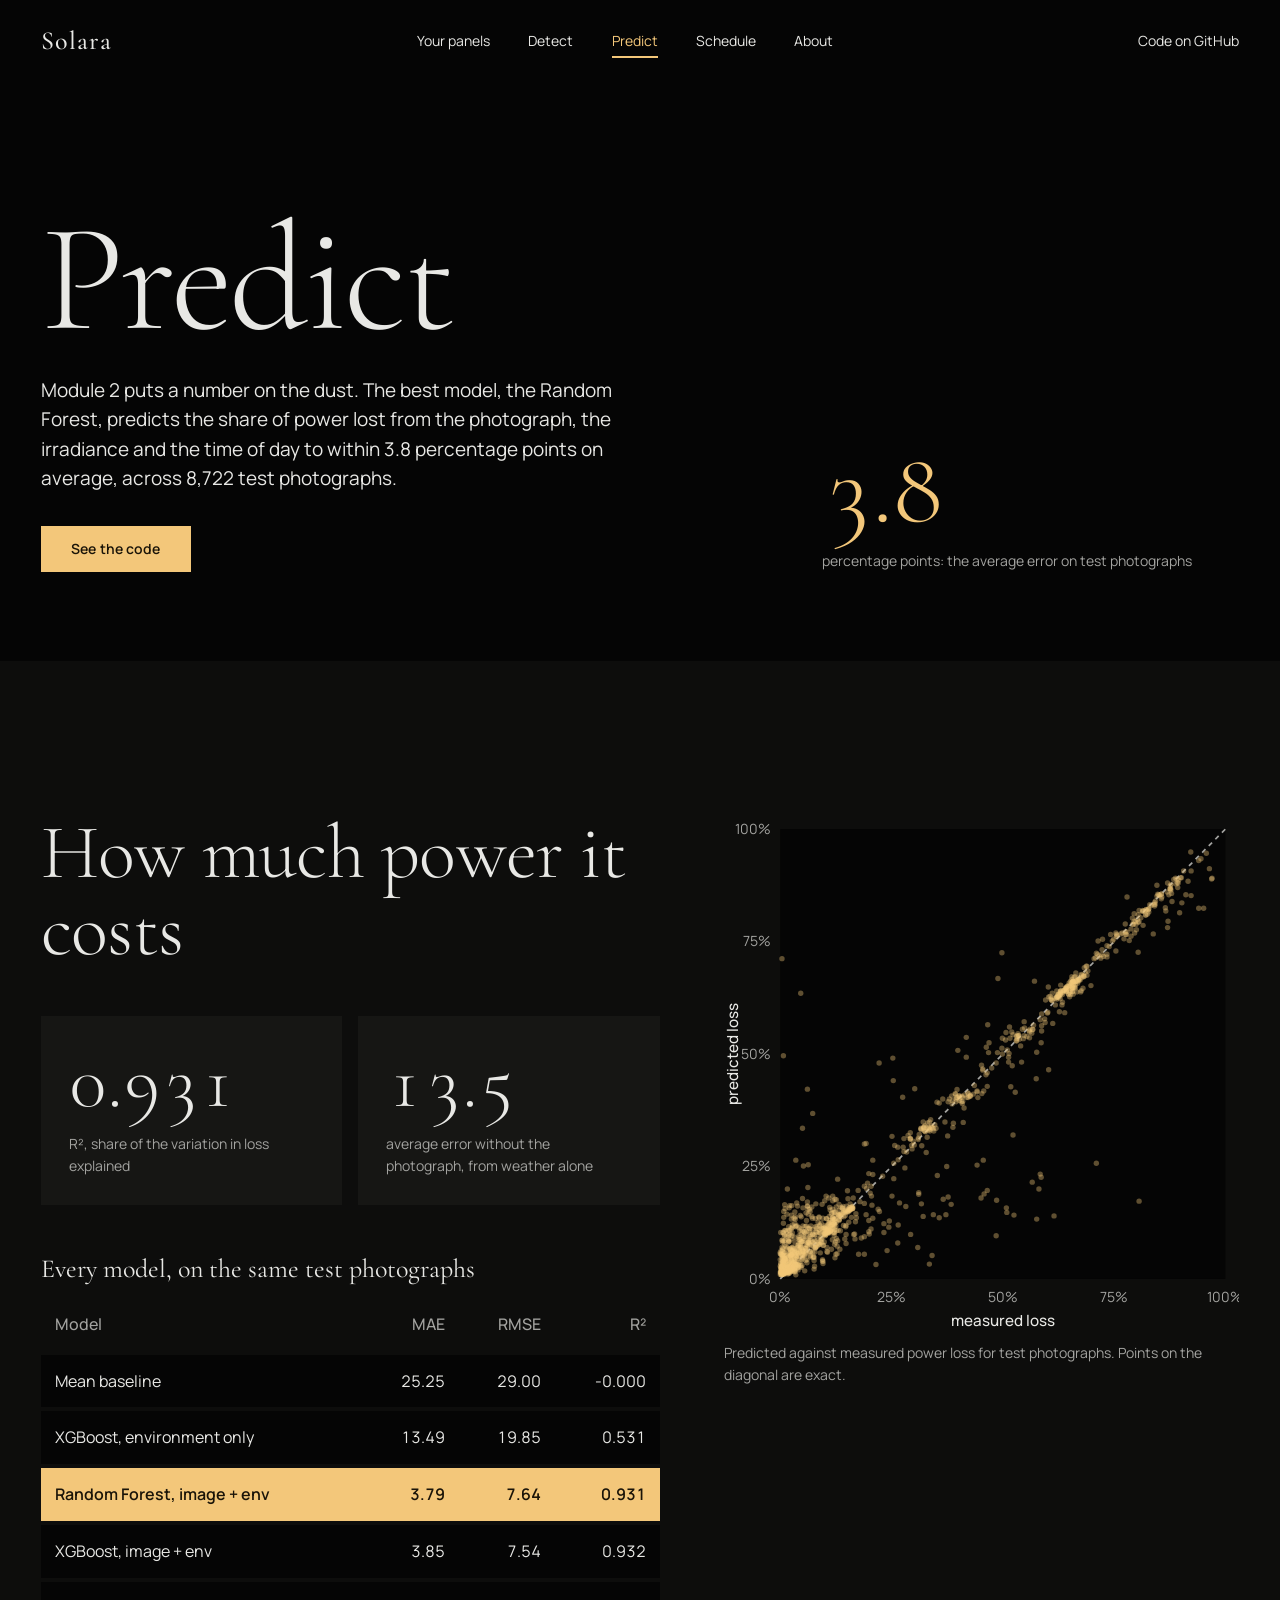
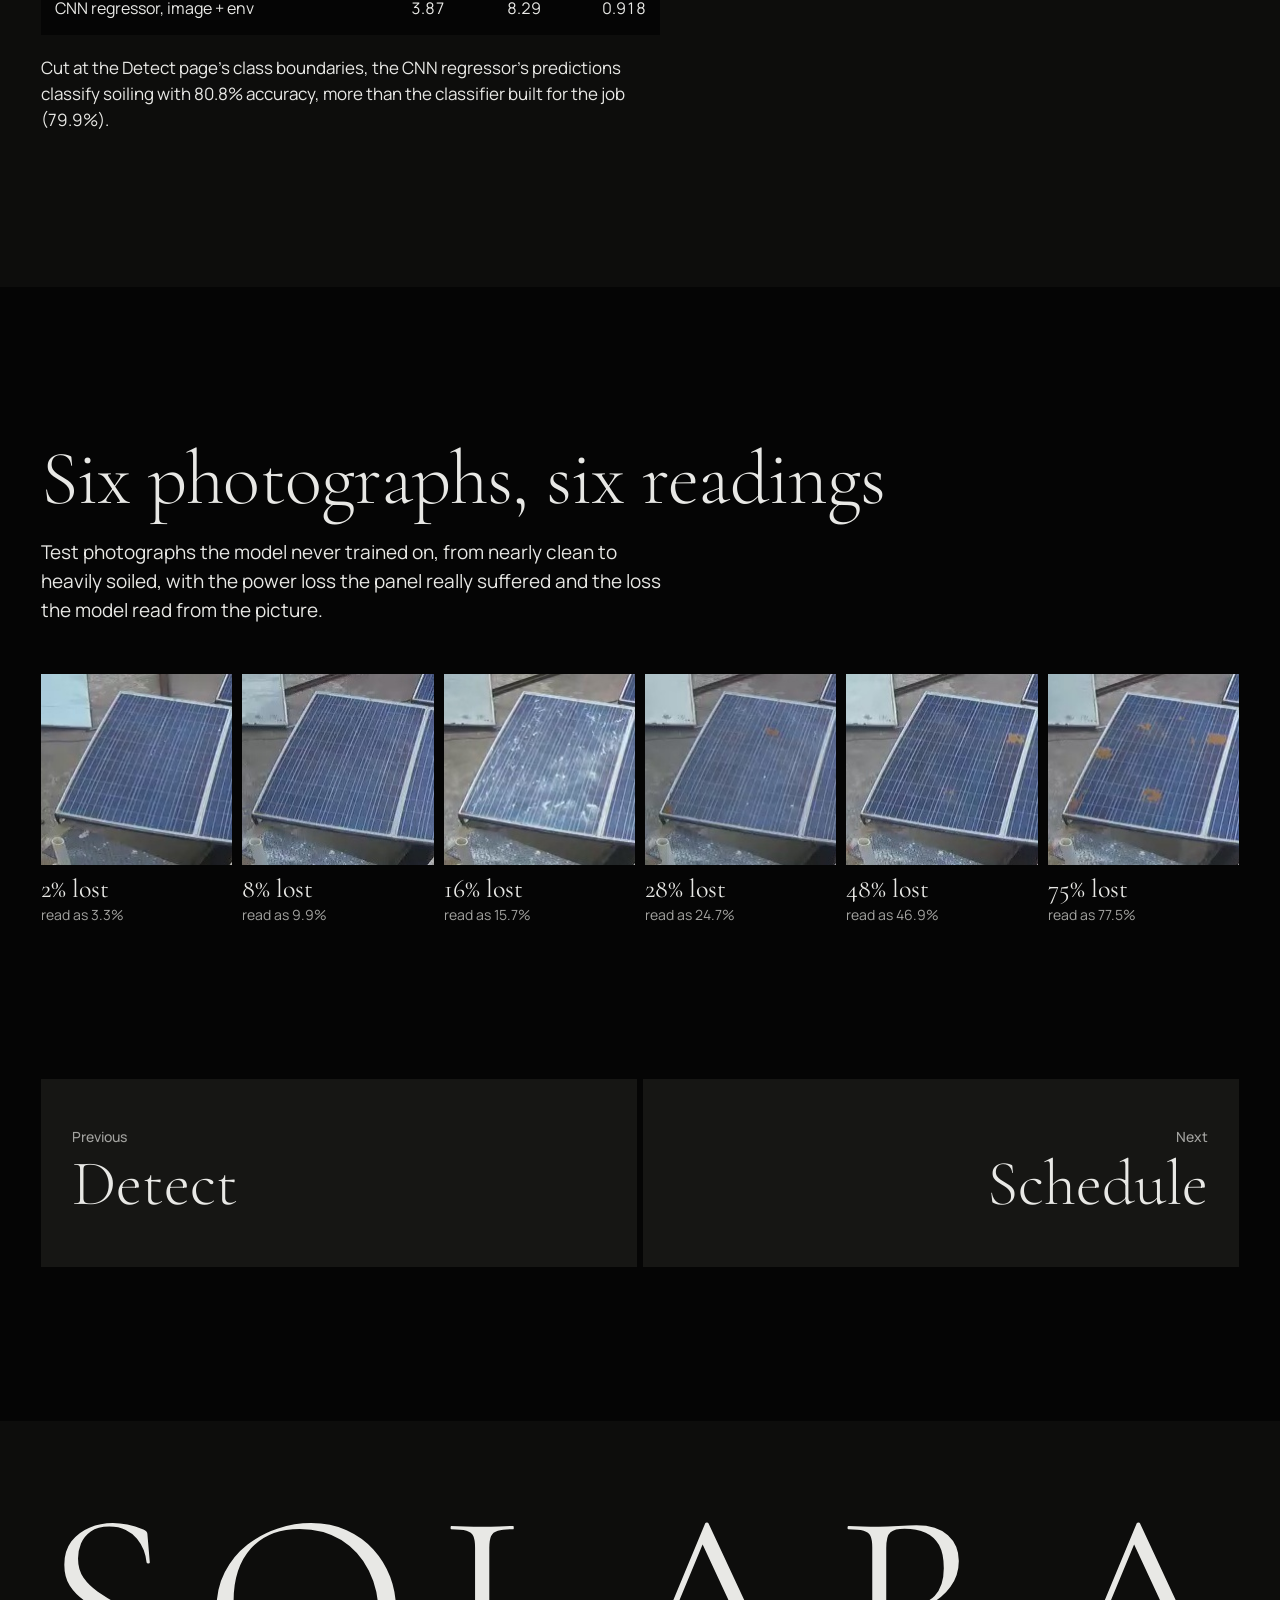
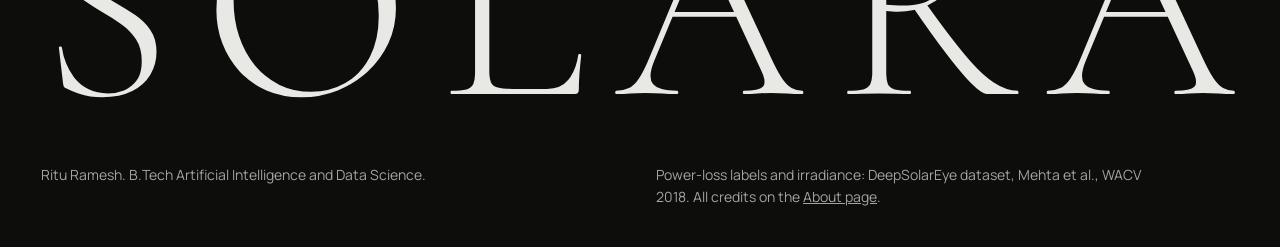
<file: website/predict.html>
<!doctype html>
<html lang="en">
<head>
  <meta charset="utf-8">
  <meta name="viewport" content="width=device-width, initial-scale=1">
  <title>Predict: Solara</title>
  <meta name="description" content="Module 2 of Solara: predicting the share of a solar panel's power lost to dust from a photograph, irradiance and time of day.">
  <meta name="theme-color" content="#050505">
  <link rel="icon" href="assets/favicon.svg" type="image/svg+xml">
  <link rel="preconnect" href="https://fonts.googleapis.com">
  <link rel="preconnect" href="https://fonts.gstatic.com" crossorigin>
  <link href="https://fonts.googleapis.com/css2?family=Cormorant+Garamond:wght@300;400;500&family=Manrope:wght@400;500;600&display=swap" rel="stylesheet">
  <link rel="stylesheet" href="css/style.css">
</head>
<body class="page">
  <header class="bar">
    <a class="wordmark" href="./">Solara</a>
    <nav aria-label="Pages">
      <a href="analyze.html">Your panels</a>
      <a href="detect.html">Detect</a>
      <a href="predict.html" aria-current="page">Predict</a>
      <a href="schedule.html">Schedule</a>
      <a href="about.html">About</a>
    </nav>
    <a class="bar-action" href="https://github.com/ritu-ramesh-dev/solara">Code on GitHub</a>
  </header>

  <main>
    <header class="page-head">
      <div>
        <h1>Predict</h1>
        <p class="section-lede" id="power-lede">Module 2 puts a number on the dust: the share of the panel's power that is lost, predicted from the photograph, the irradiance and the time of day.</p>
        <a class="button page-action" href="https://github.com/ritu-ramesh-dev/solara/tree/main/module2_powerloss">See the code</a>
      </div>
      <p class="page-fig"><span class="fig-num" data-power="mae">–</span> <span class="fig-label">percentage points: the average error on test photographs</span></p>
    </header>

    <section class="power" id="power" aria-labelledby="power-title">
      <div class="power-copy">
        <h2 id="power-title">How much power it costs</h2>
        <div class="power-figures">
          <p><span class="fig-num" data-power="r2">–</span> <span class="fig-label">R², share of the variation in loss explained</span></p>
          <p><span class="fig-num" data-power="env">–</span> <span class="fig-label">average error without the photograph, from weather alone</span></p>
        </div>
        <table class="models">
          <caption>Every model, on the same test photographs</caption>
          <thead><tr><th scope="col">Model</th><th scope="col">MAE</th><th scope="col">RMSE</th><th scope="col">R²</th></tr></thead>
          <tbody id="models-body"><tr><td colspan="4">Loading results.</td></tr></tbody>
        </table>
        <p class="note" id="binned-note"></p>
      </div>
      <figure class="scatter">
        <svg id="scatter" viewBox="0 0 440 440" role="img" aria-labelledby="scatter-caption"></svg>
        <figcaption id="scatter-caption">Predicted against measured power loss for test photographs. Points on the diagonal are exact.</figcaption>
      </figure>
    </section>

    <section class="photo-strip" aria-labelledby="strip-title">
      <h2 id="strip-title">Six photographs, six readings</h2>
      <p class="section-lede">Test photographs the model never trained on, from nearly clean to heavily soiled, with the power loss the panel really suffered and the loss the model read from the picture.</p>
      <div class="strip" id="strip"></div>
    </section>

    <nav class="pager" aria-label="Chapters">
      <a href="detect.html" class="pager-prev" data-label="Previous">Detect</a>
      <a href="schedule.html" class="pager-next" data-label="Next">Schedule</a>
    </nav>
  </main>

  <footer class="close">
    <p class="close-name" aria-hidden="true">Solara</p>
    <div class="close-meta">
      <p>Ritu Ramesh. B.Tech Artificial Intelligence and Data Science.</p>
      <p>Power-loss labels and irradiance: DeepSolarEye dataset, Mehta et al., WACV 2018. All credits on the <a href="about.html#credits">About page</a>.</p>
    </div>
  </footer>

  <script type="module" src="js/predict.js"></script>
</body>
</html>
</file>
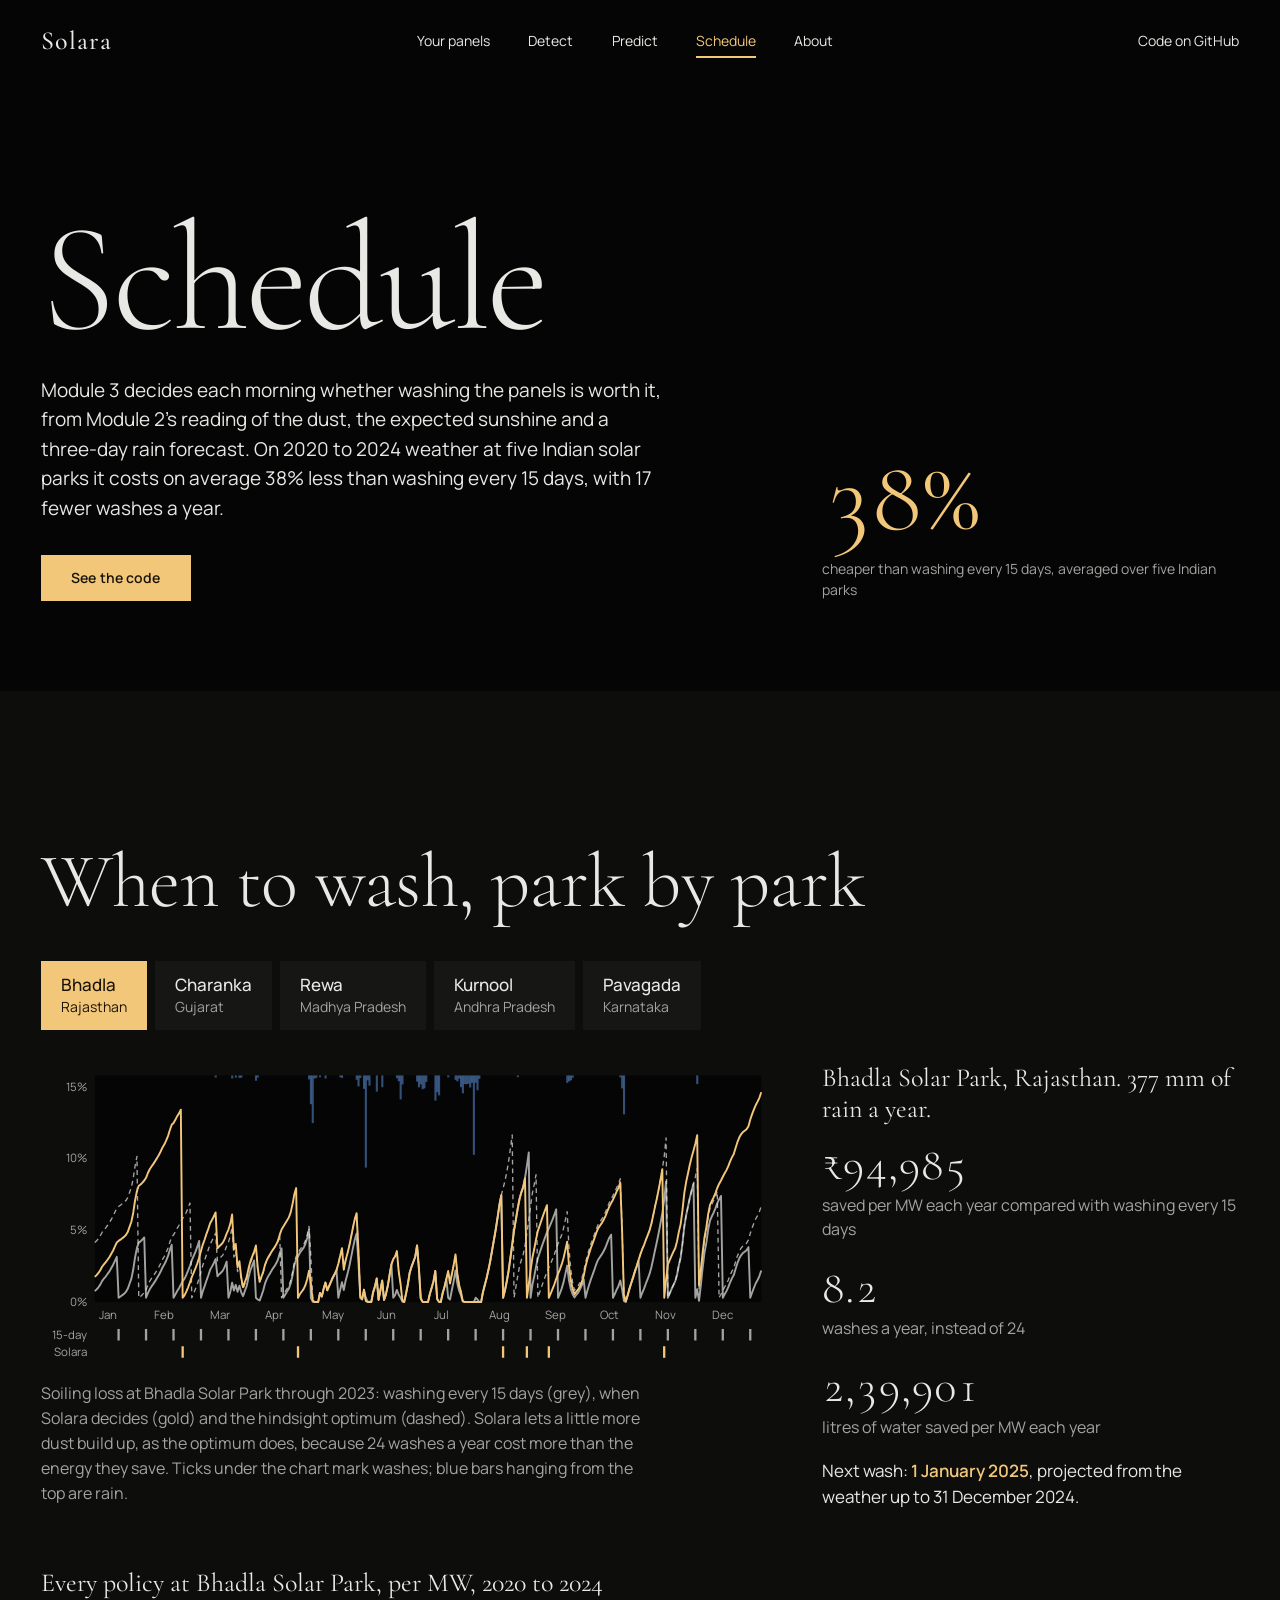
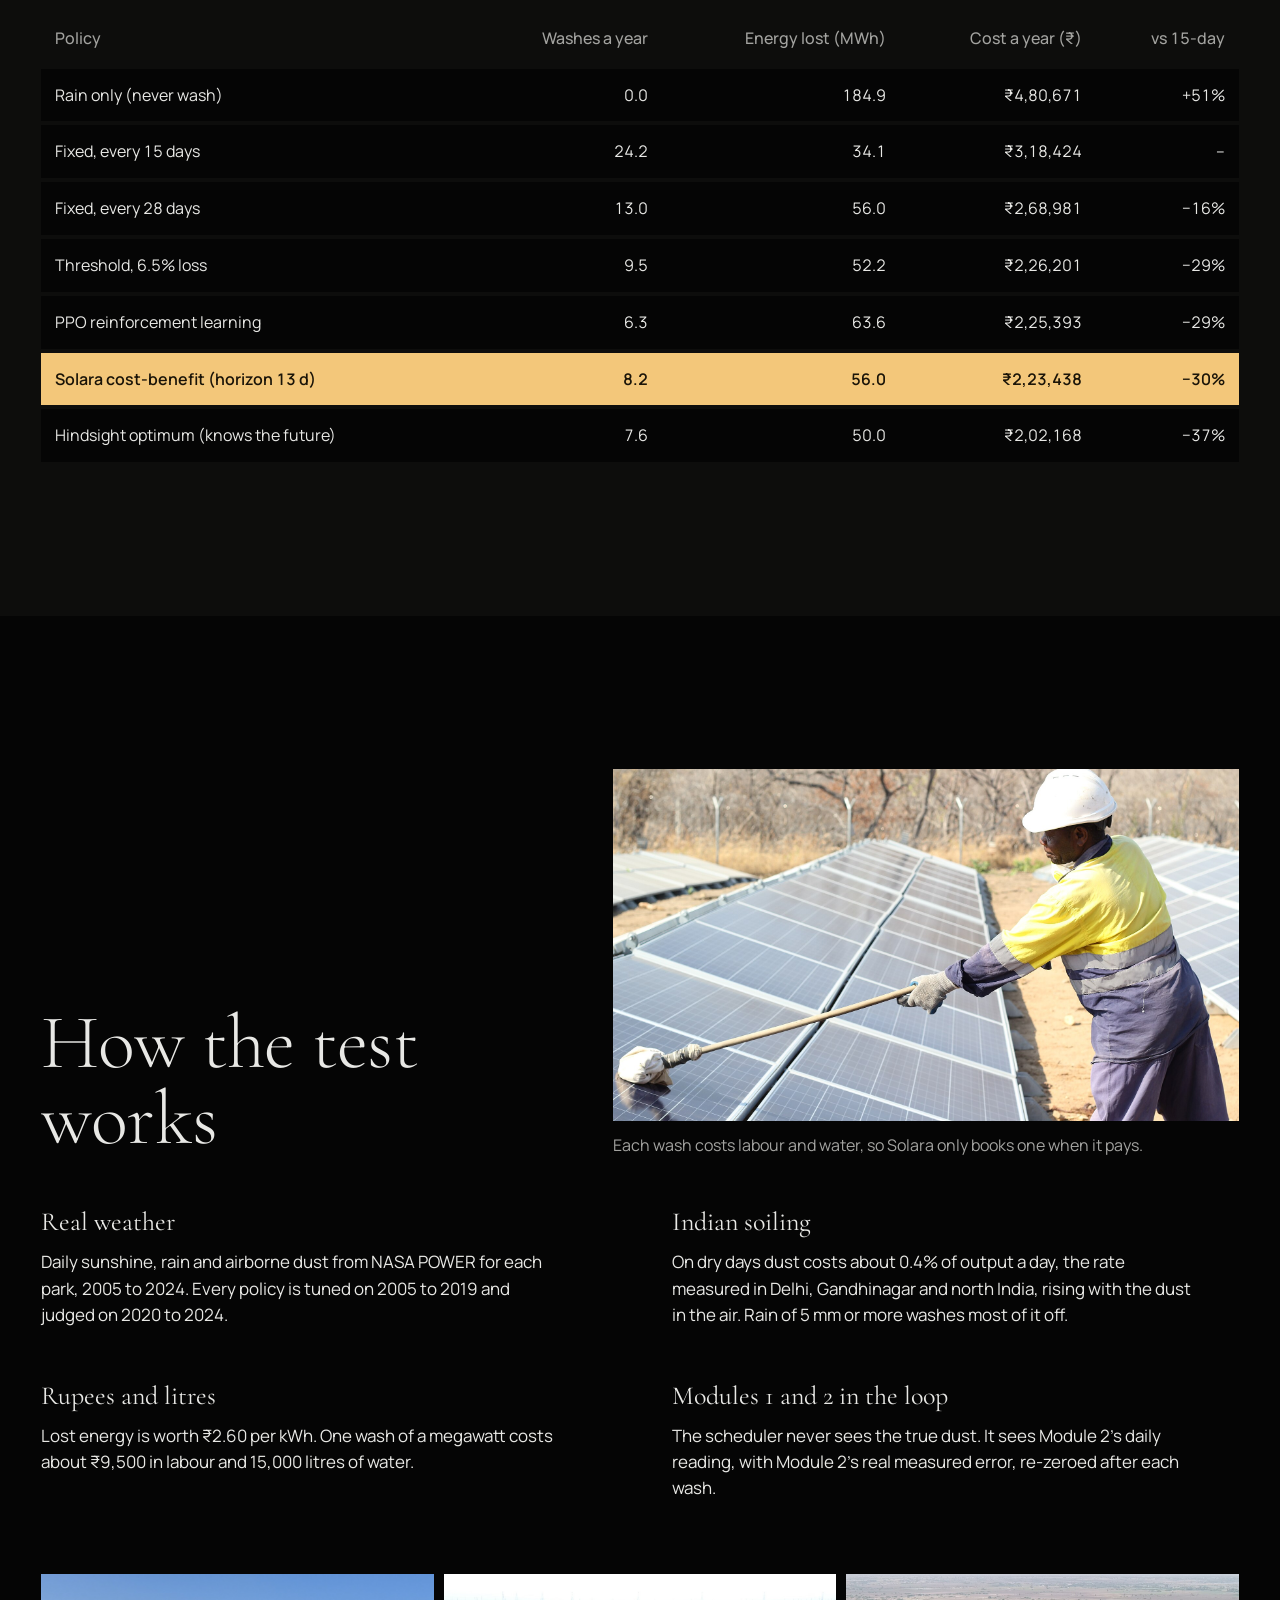
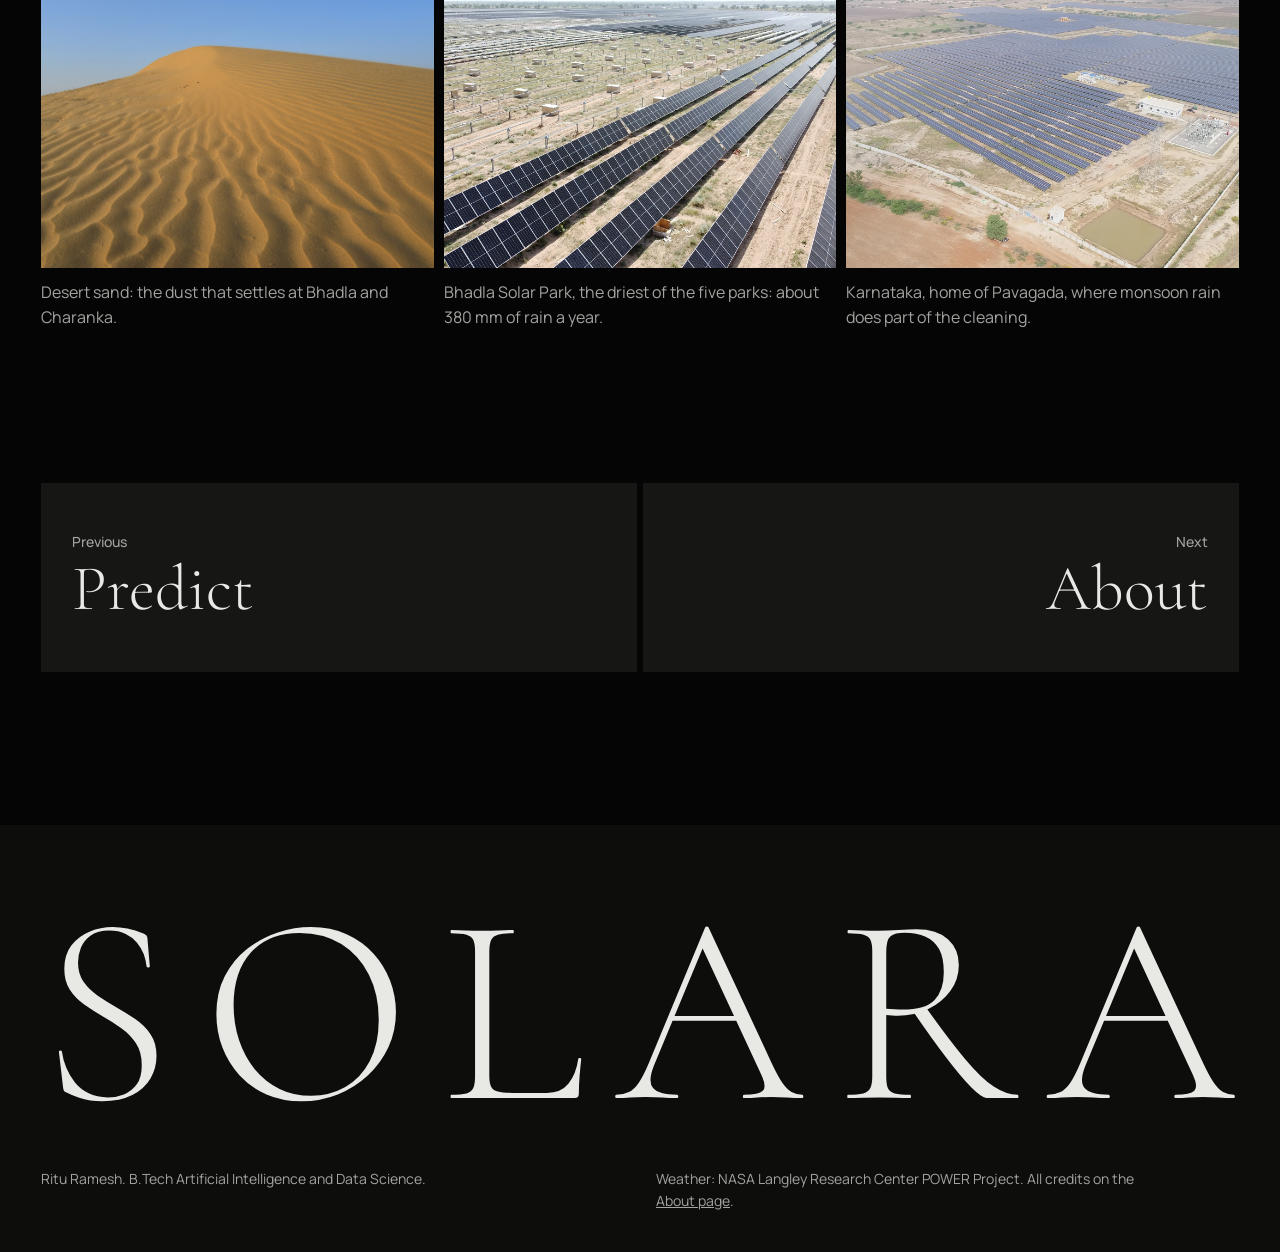
<file: website/schedule.html>
<!doctype html>
<html lang="en">
<head>
  <meta charset="utf-8">
  <meta name="viewport" content="width=device-width, initial-scale=1">
  <title>Schedule: Solara</title>
  <meta name="description" content="Module 3 of Solara: deciding each morning whether to wash the panels, tested on 20 years of weather at five Indian solar parks.">
  <meta name="theme-color" content="#050505">
  <link rel="icon" href="assets/favicon.svg" type="image/svg+xml">
  <link rel="preconnect" href="https://fonts.googleapis.com">
  <link rel="preconnect" href="https://fonts.gstatic.com" crossorigin>
  <link href="https://fonts.googleapis.com/css2?family=Cormorant+Garamond:wght@300;400;500&family=Manrope:wght@400;500;600&display=swap" rel="stylesheet">
  <link rel="stylesheet" href="css/style.css">
</head>
<body class="page">
  <header class="bar">
    <a class="wordmark" href="./">Solara</a>
    <nav aria-label="Pages">
      <a href="analyze.html">Your panels</a>
      <a href="detect.html">Detect</a>
      <a href="predict.html">Predict</a>
      <a href="schedule.html" aria-current="page">Schedule</a>
      <a href="about.html">About</a>
    </nav>
    <a class="bar-action" href="https://github.com/ritu-ramesh-dev/solara">Code on GitHub</a>
  </header>

  <main>
    <header class="page-head">
      <div>
        <h1>Schedule</h1>
        <p class="section-lede" id="schedule-lede">Module 3 decides each morning whether washing the panels is worth it, from Module 2's reading of the dust, the expected sunshine and a three-day rain forecast.</p>
        <a class="button page-action" href="https://github.com/ritu-ramesh-dev/solara/tree/main/module3_scheduling">See the code</a>
      </div>
      <p class="page-fig"><span class="fig-num" id="schedule-saving">–</span> <span class="fig-label">cheaper than washing every 15 days, averaged over five Indian parks</span></p>
    </header>

    <section class="schedule" id="schedule" aria-labelledby="schedule-title">
      <h2 id="schedule-title">When to wash, park by park</h2>
      <div class="park-picker" role="radiogroup" aria-label="Solar park" id="park-picker"></div>
      <div class="schedule-body">
        <figure class="timeline">
          <svg id="timeline" viewBox="0 0 760 320" role="img" aria-labelledby="timeline-caption"></svg>
          <figcaption id="timeline-caption">Soiling loss through one year. Ticks under the chart mark washes; blue bars are rain.</figcaption>
        </figure>
        <div class="park-facts">
          <p class="park-name" id="park-name">–</p>
          <div class="park-figures">
            <p><span class="fig-num" id="park-saving">–</span> <span class="fig-label">saved per MW each year compared with washing every 15 days</span></p>
            <p><span class="fig-num" id="park-washes">–</span> <span class="fig-label" id="park-washes-label">washes a year</span></p>
            <p><span class="fig-num" id="park-water">–</span> <span class="fig-label">litres of water saved per MW each year</span></p>
          </div>
          <p class="park-next" id="park-next"></p>
        </div>
      </div>
      <table class="models policies">
        <caption id="policies-caption">Every policy at this park, test years 2020 to 2024</caption>
        <thead><tr><th scope="col">Policy</th><th scope="col">Washes a year</th><th scope="col">Energy lost (MWh)</th><th scope="col">Cost a year (₹)</th><th scope="col">vs 15-day</th></tr></thead>
        <tbody id="policies-body"><tr><td colspan="5">Loading results.</td></tr></tbody>
      </table>
    </section>

    <section class="method" aria-labelledby="method-title">
      <div class="method-head">
        <h2 id="method-title">How the test works</h2>
        <figure class="method-photo">
          <img src="assets/cleaning-panels.jpg" alt="A worker in a hard hat cleaning a row of solar panels with a long-handled mop" width="1920" height="1280" loading="lazy">
          <figcaption>Each wash costs labour and water, so Solara only books one when it pays.</figcaption>
        </figure>
      </div>
      <div class="method-grid">
        <div>
          <h3>Real weather</h3>
          <p>Daily sunshine, rain and airborne dust from NASA POWER for each park, 2005 to 2024. Every policy is tuned on 2005 to 2019 and judged on 2020 to 2024.</p>
        </div>
        <div>
          <h3>Indian soiling</h3>
          <p>On dry days dust costs about 0.4% of output a day, the rate measured in Delhi, Gandhinagar and north India, rising with the dust in the air. Rain of 5 mm or more washes most of it off.</p>
        </div>
        <div>
          <h3>Rupees and litres</h3>
          <p>Lost energy is worth ₹2.60 per kWh. One wash of a megawatt costs about ₹9,500 in labour and 15,000 litres of water.</p>
        </div>
        <div>
          <h3>Modules 1 and 2 in the loop</h3>
          <p>The scheduler never sees the true dust. It sees Module 2's daily reading, with Module 2's real measured error, re-zeroed after each wash.</p>
        </div>
      </div>
      <div class="method-photos">
        <figure>
          <img src="assets/thar-dunes.jpg" alt="Wind-rippled sand dunes under a clear sky in the Thar desert" width="1920" height="1238" loading="lazy">
          <figcaption>Desert sand: the dust that settles at Bhadla and Charanka.</figcaption>
        </figure>
        <figure>
          <img src="assets/bhadla-solar-park.jpg" alt="Long rows of solar panels on sandy ground at Bhadla Solar Park, Rajasthan" width="1920" height="1080" loading="lazy">
          <figcaption>Bhadla Solar Park, the driest of the five parks: about 380 mm of rain a year.</figcaption>
        </figure>
        <figure>
          <img src="assets/karnataka-solar-plant.jpg" alt="A solar plant among farmland in Karnataka, seen from the air" width="1920" height="1080" loading="lazy">
          <figcaption>Karnataka, home of Pavagada, where monsoon rain does part of the cleaning.</figcaption>
        </figure>
      </div>
    </section>

    <nav class="pager" aria-label="Chapters">
      <a href="predict.html" class="pager-prev" data-label="Previous">Predict</a>
      <a href="about.html" class="pager-next" data-label="Next">About</a>
    </nav>
  </main>

  <footer class="close">
    <p class="close-name" aria-hidden="true">Solara</p>
    <div class="close-meta">
      <p>Ritu Ramesh. B.Tech Artificial Intelligence and Data Science.</p>
      <p>Weather: NASA Langley Research Center POWER Project. All credits on the <a href="about.html#credits">About page</a>.</p>
    </div>
  </footer>

  <script type="module" src="js/schedule.js"></script>
</body>
</html>
</file>
<file: website/css/style.css>
:root {
  --ground: #050505;
  --ground-2: #0d0d0c;
  --ground-3: #161614;
  --ink: #e8e8e5;
  --ink-2: #a3a3a0;
  --sun: #f3c77a;
  --sun-ink: #1a1408;
  --display: "Cormorant Garamond", "Times New Roman", serif;
  --text: "Manrope", system-ui, sans-serif;
  --margin: clamp(16px, 3.2vw, 48px);
  --gap-section: clamp(96px, 12vw, 180px);
  --ease-out: cubic-bezier(0.22, 1, 0.36, 1);
}

*, *::before, *::after { box-sizing: border-box; }
html { scroll-behavior: smooth; -webkit-text-size-adjust: 100%; }
@media (prefers-reduced-motion: reduce) { html { scroll-behavior: auto; } }

body {
  margin: 0;
  background: var(--ground);
  color: var(--ink);
  font: 400 17px/1.55 var(--text);
  -webkit-font-smoothing: antialiased;
  overflow-x: hidden;
}
img { display: block; max-width: 100%; height: auto; }
a { color: inherit; }
::selection { background: var(--sun); color: var(--sun-ink); }
:focus-visible { outline: 2px solid var(--sun); outline-offset: 4px; }

[hidden] { display: none !important; }

.visually-hidden {
  position: absolute !important; width: 1px; height: 1px; overflow: hidden;
  clip: rect(0 0 0 0); white-space: nowrap;
}

/* ---- bar -------------------------------------------------------------------------- */
.bar {
  position: fixed; top: 0; left: 0; right: 0; z-index: 10;
  display: flex; align-items: center; justify-content: space-between; gap: 24px;
  padding: 22px var(--margin);
  transition: background-color 0.5s, padding 0.5s var(--ease-out);
}
.bar.solid { background: var(--ground); padding-top: 14px; padding-bottom: 14px; }
.wordmark { font: 500 26px/1 var(--display); letter-spacing: 0.04em; text-decoration: none; }
.bar nav { display: flex; gap: clamp(20px, 3vw, 48px); }
.bar nav a, .bar-action {
  font-size: 14px; text-decoration: none; color: var(--ink);
  padding: 8px 0; position: relative;
}
.bar nav a::after, .bar-action::after {
  content: ""; position: absolute; left: 0; right: 0; bottom: 2px; height: 2px;
  background: var(--sun); transform: scaleX(0); transform-origin: left;
  transition: transform 0.4s var(--ease-out);
}
.bar nav a:hover::after, .bar-action:hover::after,
.bar nav a:focus-visible::after, .bar-action:focus-visible::after,
.bar nav a[aria-current="page"]::after { transform: scaleX(1); }
.bar nav a[aria-current="page"] { color: var(--sun); }

main, .close { position: relative; z-index: 1; }

/* ---- home: opening film -------------------------------------------------------------- */
.hero {
  min-height: 100svh; position: relative; overflow: hidden; isolation: isolate;
  display: flex; align-items: flex-end; justify-content: center;
  padding: 0 var(--margin) clamp(48px, 9vh, 104px);
  text-align: center; background: var(--ground);
}
.hero-media { position: absolute; inset: 0; z-index: -1; will-change: transform; }
.hero-video {
  width: 100%; height: 100%; object-fit: cover; object-position: 60% center; display: block;
  filter: saturate(0.92) contrast(1.06);
  animation: drift 26s var(--ease-out) both;
}
/* Neutral scrim so the title reads over the footage: darker at the edges and
   toward the foot of the screen, where the page continues. */
.hero-media::after {
  content: ""; position: absolute; inset: 0;
  background:
    radial-gradient(120% 90% at 50% 40%, rgb(5 5 5 / 0) 35%, rgb(5 5 5 / 0.55) 100%), /* taste-skill-ignore: neutral scrim over footage */
    linear-gradient(to bottom, rgb(5 5 5 / 0.6) 0%, rgb(5 5 5 / 0.1) 22%, rgb(5 5 5 / 0.55) 70%, rgb(5 5 5 / 1) 100%); /* taste-skill-ignore: neutral scrim over footage */
}
@keyframes drift { from { transform: scale(1.08); } to { transform: scale(1); } }
.hero-copy { max-width: 1100px; }
.title {
  margin: 0;
  font: 300 clamp(72px, 15vw, 260px)/0.85 var(--display);
  letter-spacing: 0.16em; text-transform: uppercase;
  margin-right: -0.16em;
}
.lede {
  margin: 28px auto 0; max-width: 34ch;
  font: 400 clamp(21px, 1.9vw, 26px)/1.35 var(--display);
}
.hero-actions { margin-top: 32px; display: flex; flex-wrap: wrap; justify-content: center; align-items: center; gap: 10px; }
.hero-ghost { background: rgb(5 5 5 / 0.55); text-decoration: none; }
.button {
  display: inline-block; padding: 16px 30px; border-radius: 0;
  background: var(--sun); color: var(--sun-ink); text-decoration: none;
  font: 600 14px/1 var(--text); letter-spacing: 0.01em;
  transition: transform 0.35s var(--ease-out), background-color 0.35s;
}
.button:hover { transform: translateY(-2px); background: #f7d593; }
.button:active { transform: translateY(0) scale(0.98); }
.video-toggle {
  position: absolute; right: var(--margin); bottom: clamp(24px, 4vh, 40px);
  background: rgb(5 5 5 / 0.55); color: var(--ink); border: 0; cursor: pointer;
  padding: 10px 16px; font: 500 14px/1 var(--text);
  transition: background-color 0.3s, color 0.3s;
}
.video-toggle:hover { background: var(--ink); color: var(--ground); }
.hero-copy > * { animation: rise 1s var(--ease-out) both; }
.hero-copy > *:nth-child(2) { animation-delay: 0.12s; }
.hero-copy > *:nth-child(3) { animation-delay: 0.24s; }
.hero-copy > .title { animation: none; }
@keyframes rise { from { opacity: 0; transform: translateY(22px); } to { opacity: 1; transform: none; } }

/* ---- home: chapters ---------------------------------------------------------------------- */
.chapters { background: var(--ground-2); padding: var(--gap-section) var(--margin) var(--gap-section); }
.chapters-head {
  display: grid; grid-template-columns: minmax(0, 6fr) minmax(0, 5fr); gap: clamp(24px, 4vw, 64px); align-items: end;
}
.chapters h2 { margin: 0; font: 300 clamp(44px, 6vw, 86px)/1 var(--display); letter-spacing: -0.01em; }
.chapters-head .section-lede { margin: 0; }
.chapter-list { list-style: none; margin: 64px 0 0; padding: 0; display: grid; gap: 6px; }
.chapter-list a {
  display: grid; grid-template-columns: clamp(120px, 14vw, 220px) minmax(0, 4fr) minmax(0, 5fr) minmax(0, 3fr); gap: clamp(16px, 2.4vw, 40px); align-items: center;
  padding: clamp(22px, 3vw, 36px) clamp(16px, 2vw, 28px); text-decoration: none;
  background: var(--ground); transition: background-color 0.4s, color 0.4s;
}
.chapter-img { width: 100%; aspect-ratio: 4 / 3; object-fit: cover; transition: transform 0.6s var(--ease-out); }
.chapter-list a:hover .chapter-img, .chapter-list a:focus-visible .chapter-img { transform: scale(1.04); }
.chapter-name { font: 300 clamp(44px, 5.4vw, 86px)/1 var(--display); transition: transform 0.5s var(--ease-out); }
.chapter-text { font-size: 17px; color: var(--ink-2); transition: color 0.4s; }
.chapter-fig { text-align: right; font-size: 14px; color: var(--ink-2); transition: color 0.4s; }
.chapter-fig strong { display: block; font: 400 clamp(32px, 3vw, 46px)/1.1 var(--display); color: var(--ink); transition: color 0.4s; }
.chapter-list a:hover, .chapter-list a:focus-visible { background: var(--sun); color: var(--sun-ink); }
.chapter-list a:hover .chapter-name, .chapter-list a:focus-visible .chapter-name { transform: translateX(12px); }
.chapter-list a:hover .chapter-text, .chapter-list a:hover .chapter-fig, .chapter-list a:hover strong,
.chapter-list a:focus-visible .chapter-text, .chapter-list a:focus-visible .chapter-fig,
.chapter-list a:focus-visible strong { color: var(--sun-ink); }

/* ---- subpages ------------------------------------------------------------------------------- */
.page main { padding-top: 120px; }
.page-head {
  display: grid; grid-template-columns: minmax(0, 7fr) minmax(0, 4fr); gap: clamp(24px, 4vw, 64px);
  align-items: end; padding: clamp(40px, 7vw, 96px) var(--margin) clamp(56px, 7vw, 96px);
}
.page-head h1 { margin: 0; font: 300 clamp(80px, 12vw, 190px)/0.9 var(--display); letter-spacing: -0.02em; }
.page-head .section-lede { margin-top: 28px; }
.page-action { margin-top: 32px; }
.page-fig { margin: 0; display: flex; flex-direction: column; gap: 10px; }
.page-fig .fig-num { font-size: clamp(64px, 8vw, 120px); color: var(--sun); }
.section-lede { margin: 20px 0 0; max-width: 52ch; font-size: 19px; }
.fig-num { font: 300 clamp(44px, 6vw, 86px)/1 var(--display); font-variant-numeric: tabular-nums; }
.fig-label { font-size: 14px; color: var(--ink-2); }
main > section h2 { margin: 0; font: 300 clamp(44px, 6vw, 86px)/1 var(--display); letter-spacing: -0.01em; }
.note { margin: 20px 0 0; max-width: 60ch; font-size: 17px; }

.pager {
  display: grid; grid-template-columns: 1fr 1fr; gap: 6px;
  padding: var(--gap-section) var(--margin) 0; background: var(--ground);
}
.pager a {
  display: flex; flex-direction: column; gap: 8px; padding: clamp(28px, 4vw, 56px) clamp(20px, 2.4vw, 36px);
  background: var(--ground-3); text-decoration: none;
  font: 300 clamp(40px, 5vw, 76px)/1 var(--display);
  transition: background-color 0.4s, color 0.4s;
}
.pager a::before { content: attr(data-label); font: 500 14px/1 var(--text); color: var(--ink-2); transition: color 0.4s; }
.pager-next { text-align: right; align-items: flex-end; }
.pager a:hover, .pager a:focus-visible { background: var(--sun); color: var(--sun-ink); }
.pager a:hover::before, .pager a:focus-visible::before { color: var(--sun-ink); }

/* ---- detect -------------------------------------------------------------------------------- */
.results { background: var(--ground-2); padding: var(--gap-section) var(--margin) 0; }
.figures { display: grid; grid-template-columns: repeat(3, minmax(0, 1fr)); gap: 24px; margin: 56px 0 0; }
.figures p { margin: 0; background: var(--ground-3); padding: 28px; display: flex; flex-direction: column; gap: 12px; }
.results-body {
  display: grid; grid-template-columns: minmax(0, 5fr) minmax(0, 7fr); gap: clamp(24px, 4vw, 64px);
  margin-top: 64px; align-items: start; padding-bottom: var(--gap-section);
}
.matrix { margin: 0; }
.matrix table { width: 100%; border-collapse: separate; border-spacing: 4px; font-variant-numeric: tabular-nums; }
.matrix th { font-weight: 500; font-size: 14px; color: var(--ink-2); text-align: center; padding: 6px; }
.matrix th[scope="row"] { text-align: left; }
.matrix td {
  text-align: center; padding: 18px 4px; font-size: 16px;
  background: rgb(243 199 122 / calc(var(--share) * 0.9 + 0.04)); color: var(--ink);
}
.matrix td.diag { font-weight: 600; }
.matrix td.hi { color: var(--sun-ink); }
.matrix figcaption { margin-top: 14px; font-size: 14px; color: var(--ink-2); max-width: 52ch; }
.samples { display: grid; grid-template-columns: repeat(4, minmax(0, 1fr)); gap: 10px; }
.sample { margin: 0; }
.sample img { width: 100%; aspect-ratio: 1; object-fit: cover; }
.sample figcaption { display: flex; flex-direction: column; font-size: 14px; padding-top: 8px; line-height: 1.4; }
.sample figcaption span:last-child { color: var(--ink-2); }
.sample.miss figcaption span:last-child { color: var(--sun); }

.data {
  display: grid; grid-template-columns: minmax(0, 7fr) minmax(0, 5fr); gap: clamp(32px, 5vw, 96px);
  align-items: end; padding: var(--gap-section) var(--margin) 0; background: var(--ground);
}
.data-copy p { max-width: 52ch; margin: 22px 0 0; }
.data-copy p:first-of-type { font-size: 19px; margin-top: 28px; }
.bins { width: 100%; border-collapse: collapse; font-variant-numeric: tabular-nums; }
.bins caption { text-align: left; font: 400 26px/1.2 var(--display); padding-bottom: 14px; }
.bins th { text-align: left; font-weight: 500; font-size: 14px; color: var(--ink-2); padding: 10px 14px; }
.bins td { padding: 16px 14px; background: var(--ground-3); border-top: 4px solid var(--ground); }
.bins td:last-child, .bins th:last-child { text-align: right; }

/* ---- predict ------------------------------------------------------------------------------- */
.power {
  background: var(--ground-2); padding: var(--gap-section) var(--margin) var(--gap-section);
  display: grid; grid-template-columns: minmax(0, 6fr) minmax(0, 5fr); gap: clamp(32px, 5vw, 96px); align-items: start;
}
.power-figures { display: grid; grid-template-columns: 1fr 1fr; gap: 16px; margin-top: 48px; }
.power-figures p { margin: 0; background: var(--ground-3); padding: 28px; display: flex; flex-direction: column; gap: 12px; }
.models { width: 100%; margin-top: 48px; border-collapse: collapse; font-variant-numeric: tabular-nums; }
.models caption { text-align: left; font: 400 26px/1.2 var(--display); padding-bottom: 14px; }
.models th, .models td { text-align: right; padding: 14px; font-size: 16px; }
.models th:first-child { text-align: left; }
.models thead th { font-weight: 500; color: var(--ink-2); }
.models tbody th, .models tbody td { background: var(--ground); border-top: 4px solid var(--ground-2); font-weight: 400; }
.models tbody tr.best th, .models tbody tr.best td { background: var(--sun); color: var(--sun-ink); font-weight: 600; }
.scatter { margin: 0; position: sticky; top: 96px; }
.scatter svg, .timeline svg { width: 100%; height: auto; display: block; }
.scatter .plot-bg { fill: var(--ground); }
.scatter .tick, .timeline .tick { fill: var(--ink-2); font: 400 12px var(--text); }
.scatter .axis { fill: var(--ink); font: 500 13px var(--text); }
.scatter .diag { stroke: var(--ink-2); stroke-width: 1.5; stroke-dasharray: 4 4; }
.scatter .dots circle { fill: var(--sun); fill-opacity: 0.38; }
.scatter figcaption, .timeline figcaption { margin-top: 12px; font-size: 14px; color: var(--ink-2); max-width: 60ch; }

/* ---- schedule ------------------------------------------------------------------------------- */
.schedule { background: var(--ground-2); padding: var(--gap-section) var(--margin) var(--gap-section); }
.park-picker { display: flex; flex-wrap: wrap; gap: 8px; margin-top: 40px; }
.park-picker button {
  background: var(--ground-3); color: var(--ink); border: 0; cursor: pointer; text-align: left;
  padding: 14px 20px; font: 500 17px/1.2 var(--text); display: flex; flex-direction: column; gap: 4px;
  transition: background-color 0.3s, color 0.3s, transform 0.3s var(--ease-out);
}
.park-picker button span { font-size: 14px; font-weight: 400; color: var(--ink-2); transition: color 0.3s; }
.park-picker button:hover { background: #24231f; }
.park-picker button:active { transform: scale(0.97); }
.park-picker button[aria-checked="true"] { background: var(--sun); color: var(--sun-ink); }
.park-picker button[aria-checked="true"] span { color: var(--sun-ink); }
.schedule-body {
  display: grid; grid-template-columns: minmax(0, 7fr) minmax(0, 4fr); gap: clamp(24px, 4vw, 64px);
  margin-top: 32px; align-items: start;
}
.timeline { margin: 0; }
.timeline .plot-bg { fill: var(--ground); }
.timeline .rain { fill: #5b8fd6; fill-opacity: 0.55; }
.timeline .loss { fill: none; stroke-width: 2; stroke-linejoin: round; }
.timeline .loss.fixed { stroke: var(--ink-2); }
.timeline .loss.solara { stroke: var(--sun); }
.timeline .loss.optimum { stroke: var(--ink); stroke-width: 1.4; stroke-dasharray: 5 4; opacity: 0.7; }
.timeline .wash.fixed { fill: var(--ink-2); }
.timeline .wash.solara { fill: var(--sun); }
.park-name { margin: 0 0 16px; font: 400 26px/1.2 var(--display); }
.park-figures { display: grid; gap: 22px; }
.park-figures p { margin: 0; display: flex; flex-direction: column; gap: 6px; }
.park-figures .fig-num { font-size: clamp(36px, 3.6vw, 49px); }
.park-figures .fig-label, .schedule .timeline figcaption { font-size: 16px; }
.park-next { margin: 18px 0 0; font-size: 17px; }
.park-next strong { color: var(--sun); font-weight: 600; }
.policies { margin-top: 56px; }

.method { padding: var(--gap-section) var(--margin) 0; background: var(--ground); }
.method-head { display: grid; grid-template-columns: minmax(0, 5fr) minmax(0, 6fr); gap: clamp(24px, 4vw, 64px); align-items: end; }
.method-photo { margin: 0; }
.method-photo img { width: 100%; aspect-ratio: 16 / 9; object-fit: cover; object-position: 65% center; }
.method-photo figcaption, .method-photos figcaption { margin-top: 12px; font-size: 16px; color: var(--ink-2); }
.method-photos { display: grid; grid-template-columns: repeat(3, minmax(0, 1fr)); gap: 10px; margin-top: 72px; }
.method-photos figure { margin: 0; }
.method-photos img { width: 100%; aspect-ratio: 4 / 3; object-fit: cover; }

/* ---- predict: photo strip ------------------------------------------------------------------ */
.photo-strip { padding: var(--gap-section) var(--margin) 0; background: var(--ground); }
.strip { display: grid; grid-template-columns: repeat(6, minmax(0, 1fr)); gap: 10px; margin-top: 48px; }
.strip-item { margin: 0; }
.strip-item img { width: 100%; aspect-ratio: 1; object-fit: cover; }
.strip-item figcaption { display: flex; flex-direction: column; padding-top: 10px; font-size: 14px; color: var(--ink-2); }
.strip-measured { font: 400 26px/1.1 var(--display); color: var(--ink); }
.method-grid { display: grid; grid-template-columns: repeat(2, minmax(0, 1fr)); gap: clamp(32px, 4vw, 64px) clamp(32px, 5vw, 96px); margin-top: 48px; }
.method-grid h3, .panel-spec h3 { margin: 0; font: 400 26px/1.2 var(--display); }
.method-grid p, .panel-spec p { margin: 12px 0 0; max-width: 52ch; }

/* ---- about ------------------------------------------------------------------------------- */
.why { background: var(--ground-2); padding: clamp(40px, 6vw, 80px) var(--margin) var(--gap-section); }
.why img { width: 100%; object-fit: cover; }
.why-wide { margin: clamp(56px, 7vw, 112px) 0 0; }
.why-pair { display: grid; grid-template-columns: 1fr 1fr; gap: 10px; margin-top: 10px; }
.why-pair figure { margin: 0; }
.why-pair img { aspect-ratio: 3 / 2; }
.why-wide img { aspect-ratio: 21 / 9; object-position: center 35%; filter: brightness(0.88) saturate(0.9); }
.why figcaption { margin-top: 12px; font-size: 14px; color: var(--ink-2); }
.why-body {
  display: grid; grid-template-columns: minmax(0, 6fr) minmax(0, 5fr); gap: clamp(32px, 5vw, 96px); align-items: end;
}
.why h1 { margin: 0; font: 300 clamp(56px, 7vw, 110px)/0.95 var(--display); letter-spacing: -0.01em; }
.why-copy p { max-width: 50ch; margin: 24px 0 0; }
.why-copy p:first-of-type { font-size: 19px; margin-top: 32px; }
.why-side { margin: 0; }
.why-side img { aspect-ratio: 4 / 3; }

.project { padding: var(--gap-section) var(--margin) 0; background: var(--ground); }
.project-grid { display: grid; grid-template-columns: minmax(0, 6fr) minmax(0, 5fr); gap: clamp(32px, 5vw, 96px); margin-top: 48px; }
.project-statement { margin: 0; font: 400 clamp(24px, 2.4vw, 34px)/1.3 var(--display); max-width: 30ch; }
.facts { margin: 0; display: grid; gap: 18px; }
.facts dt { font-size: 14px; color: var(--ink-2); }
.facts dd { margin: 4px 0 0; }
.panel-spec { margin-top: 72px; padding: clamp(24px, 3vw, 40px); background: var(--ground-3); }

.credits { padding: var(--gap-section) var(--margin) 0; background: var(--ground); }
.credit-list { list-style: none; margin: 40px 0 0; padding: 0; display: grid; grid-template-columns: repeat(2, minmax(0, 1fr)); gap: 28px clamp(32px, 5vw, 96px); }
.credit-list li { max-width: 60ch; font-size: 16px; color: var(--ink-2); }
.credit-list strong { color: var(--ink); font-weight: 600; }

/* ---- close ------------------------------------------------------------------------------- */
.close { background: var(--ground-2); padding: 80px var(--margin) 40px; overflow: hidden; margin-top: var(--gap-section); }
.home .close { margin-top: 0; }
.close-name {
  margin: 0; font: 300 clamp(80px, 21vw, 360px)/0.8 var(--display);
  letter-spacing: 0.12em; text-transform: uppercase; white-space: nowrap; color: var(--ink);
}
.close-meta { display: grid; grid-template-columns: 1fr 1fr; gap: 32px; margin-top: 48px; font-size: 14px; color: var(--ink-2); }
.close-meta p { margin: 0; max-width: 56ch; }

/* ---- motion -------------------------------------------------------------------------------- */
.reveal { opacity: 0; transform: translateY(26px); transition: opacity 0.9s var(--ease-out) var(--d, 0ms), transform 0.9s var(--ease-out) var(--d, 0ms); }
.reveal.in { opacity: 1; transform: none; }
@media (prefers-reduced-motion: reduce) {
  .reveal { opacity: 1; transform: none; transition: none; }
  .hero-video, .hero-copy > * { animation: none; }
}

/* ---- your panels: the tool ------------------------------------------------------------------ */
.tool { padding: 0 var(--margin); background: var(--ground); }
.tool-step { padding: clamp(48px, 6vw, 88px) 0; }
.tool-step + .tool-step { padding-top: 0; }
.tool-step h2, .report h2 { margin: 0; font: 300 clamp(44px, 6vw, 86px)/1 var(--display); letter-spacing: -0.01em; }
.step-head { display: grid; grid-template-columns: minmax(0, 5fr) minmax(0, 6fr); gap: clamp(24px, 4vw, 64px); align-items: end; }
.rules { margin: 0; padding: 0 0 0 1.1em; display: grid; gap: 6px; font-size: 17px; }
.rules strong { color: var(--sun); font-weight: 600; }
.drop {
  position: relative; overflow: hidden;
  margin-top: 36px; padding: clamp(28px, 4vw, 56px); background: var(--ground-3);
  display: grid; grid-template-columns: minmax(0, 1fr) auto; gap: 24px; align-items: center;
  transition: background-color 0.3s, outline-color 0.3s; outline: 2px solid transparent; outline-offset: -2px;
}
.drop.over { background: #23221d; outline-color: var(--sun); }
.drop-label { cursor: pointer; display: flex; flex-direction: column; gap: 8px; }
.drop-title { font: 300 clamp(32px, 3.6vw, 49px)/1.05 var(--display); }
.drop-sub { color: var(--ink-2); font-size: 16px; }
.drop-actions { display: flex; flex-wrap: wrap; gap: 8px; justify-content: flex-end; }
.drop-actions .button, .ghost { border: 0; cursor: pointer; }
.ghost {
  display: inline-block; padding: 16px 22px; background: var(--ground); color: var(--ink);
  font: 600 14px/1 var(--text); transition: background-color 0.3s, color 0.3s, transform 0.3s var(--ease-out);
}
.ghost:hover { background: var(--ink); color: var(--ground); }
.ghost:active { transform: scale(0.98); }
.status-line { margin: 16px 0 0; font-size: 16px; color: var(--ink-2); min-height: 1.5em; }

.thumbs { list-style: none; margin: 20px 0 0; padding: 0; display: grid; grid-template-columns: repeat(auto-fill, minmax(150px, 1fr)); gap: 10px; }
.thumb { background: var(--ground-3); display: flex; flex-direction: column; gap: 8px; padding-bottom: 10px; font-size: 16px; }
.thumb img { width: 100%; aspect-ratio: 1; object-fit: cover; }
.thumb input { margin: 0 10px; width: calc(100% - 20px); }
.thumb-reading { padding: 0 10px; color: var(--sun); font-weight: 600; }
.thumb-flag { padding: 0 10px; color: var(--ink-2); }
.thumb.rejected img { opacity: 0.35; }
.thumb.rejected .thumb-flag { color: var(--sun); }
.thumb-remove { margin: 0 10px; align-self: flex-start; background: none; border: 0; color: var(--ink-2); font: 500 14px var(--text); cursor: pointer; padding: 4px 0; text-decoration: underline; }
.thumb-remove:hover { color: var(--ink); }

.fields { display: grid; grid-template-columns: repeat(3, minmax(0, 1fr)); gap: 20px 24px; margin-top: 32px; }
.field { display: flex; flex-direction: column; gap: 8px; font-size: 16px; color: var(--ink-2); }
.field-wide { grid-column: span 3; }
.coords { display: grid; grid-template-columns: 1fr 1fr auto; gap: 12px; align-items: end; }
.coords label { display: flex; flex-direction: column; gap: 8px; font-size: 16px; color: var(--ink-2); }
.examples { margin: 36px 0 0; }
.example-row { display: grid; grid-template-columns: repeat(4, minmax(0, 160px)); gap: 10px; }
.example-row img { width: 100%; aspect-ratio: 1; object-fit: cover; }
.examples figcaption { margin-top: 12px; font-size: 16px; color: var(--ink-2); max-width: 60ch; }
.tool input, .tool select {
  font: 400 17px/1.2 var(--text); color: var(--ink); background: var(--ground-2);
  border: 1px solid #2c2b27; padding: 12px 12px; border-radius: 0; width: 100%; color-scheme: dark;
}
.tool input:focus-visible, .tool select:focus-visible { outline: 2px solid var(--sun); outline-offset: 1px; }

.run { padding: 0 0 clamp(48px, 6vw, 88px); }
.run-button { border: 0; cursor: pointer; font-size: 16px; padding: 20px 34px; }
.run-button:disabled { background: var(--ground-3); color: var(--ink-2); cursor: not-allowed; transform: none; }
.progress { margin-top: 16px; height: 6px; background: var(--ground-3); overflow: hidden; max-width: 560px; }
.progress span { display: block; height: 100%; background: var(--sun); transform-origin: left; transform: scaleX(0); transition: transform 0.4s var(--ease-out); }

/* ---- your panels: the report ------------------------------------------------------------------ */
.report { background: var(--ground-2); padding: var(--gap-section) var(--margin); }
.report-head { max-width: 900px; }
.verdict { margin: 20px 0 0; font: 300 clamp(44px, 6vw, 86px)/1 var(--display); color: var(--sun); }
.report-figures { display: grid; grid-template-columns: repeat(4, minmax(0, 1fr)); gap: 10px; margin-top: 48px; }
.report-figures p { margin: 0; background: var(--ground-3); padding: 24px; display: flex; flex-direction: column; gap: 10px; }
.report-figures .fig-num { font-size: clamp(36px, 3.6vw, 56px); }
.plan-chart { margin-top: 48px; }
.plan-chart .reading { fill: var(--ink); stroke: var(--ground); stroke-width: 1.5; }
.plan-chart .today-label { fill: var(--ink); }
.report-grid { display: grid; grid-template-columns: minmax(0, 6fr) minmax(0, 5fr); gap: clamp(24px, 4vw, 64px); margin-top: 56px; align-items: start; }
.readings img { width: 48px; height: 48px; object-fit: cover; display: block; }
.readings td, .readings th { vertical-align: middle; }
.muted { color: var(--ink-2); font-weight: 400; }
.report-side h3 { margin: 0; font: 400 26px/1.2 var(--display); }
.compare { margin-top: 14px; }
.report-actions { display: flex; flex-wrap: wrap; gap: 8px; margin-top: 28px; }
.report-actions .button { border: 0; cursor: pointer; }

@media (max-width: 860px) {
  .step-head, .report-grid { grid-template-columns: 1fr; }
  .drop { grid-template-columns: 1fr; }
  .drop-actions { justify-content: flex-start; }
  .fields { grid-template-columns: 1fr; }
  .field-wide { grid-column: auto; }
  .coords { grid-template-columns: 1fr 1fr; }
  .report-figures { grid-template-columns: 1fr 1fr; }
  .readings, .compare { display: block; overflow-x: auto; }
}

@media print {
  .bar, .tool, .pager, .close, .report-actions { display: none !important; }
  body, .report { background: #fff; color: #111; }
  .report { padding: 0; }
  .verdict { color: #7a5200; }
  .report-figures p, .models tbody th, .models tbody td { background: #f2f2f2 !important; color: #111 !important; }
  .fig-label, .muted, .note, figcaption { color: #444 !important; }
  .plan-chart .plot-bg { fill: #fafafa; }
  .plan-chart .tick { fill: #444; }
}

/* ---- narrow screens ------------------------------------------------------------------------- */
@media (max-width: 860px) {
  .bar { flex-wrap: wrap; row-gap: 4px; background: rgb(5 5 5 / 0.9); }
  .video-toggle { bottom: 16px; }
  .bar nav { order: 3; width: 100%; gap: 22px; overflow-x: auto; }
  .bar-action { font-size: 14px; }
  .page main { padding-top: 112px; }
  .chapters-head, .page-head, .results-body, .data, .why-body, .power, .schedule-body,
  .project-grid, .method-grid, .credit-list { grid-template-columns: 1fr; }
  .chapter-list a { grid-template-columns: 1fr; gap: 12px; }
  .chapter-name { order: 1; } .chapter-fig { order: 2; text-align: left; } .chapter-text { order: 3; } .chapter-img { order: 0; aspect-ratio: 16 / 9; }
  .strip { grid-template-columns: repeat(3, minmax(0, 1fr)); }
  .method-head, .why-pair, .method-photos { grid-template-columns: 1fr; }
  .page-head > div { display: contents; }
  .page-head h1 { order: 1; } .page-head .section-lede { order: 2; } .page-fig { order: 3; } .page-action { order: 4; justify-self: start; margin-top: 0; }
  .policies { display: block; overflow-x: auto; }
  .policies caption { display: block; width: calc(100vw - 2 * var(--margin)); text-align: left; }
  .scatter { position: static; }
  .why-wide img { aspect-ratio: 4 / 3; }
  .figures { grid-template-columns: 1fr; gap: 10px; }
  .figures p { padding: 20px; }
  .samples { grid-template-columns: repeat(2, minmax(0, 1fr)); }
  .pager { grid-template-columns: 1fr; }
  .close-meta { grid-template-columns: 1fr; }
  .title { letter-spacing: 0.1em; margin-right: -0.1em; }
}
</file>
